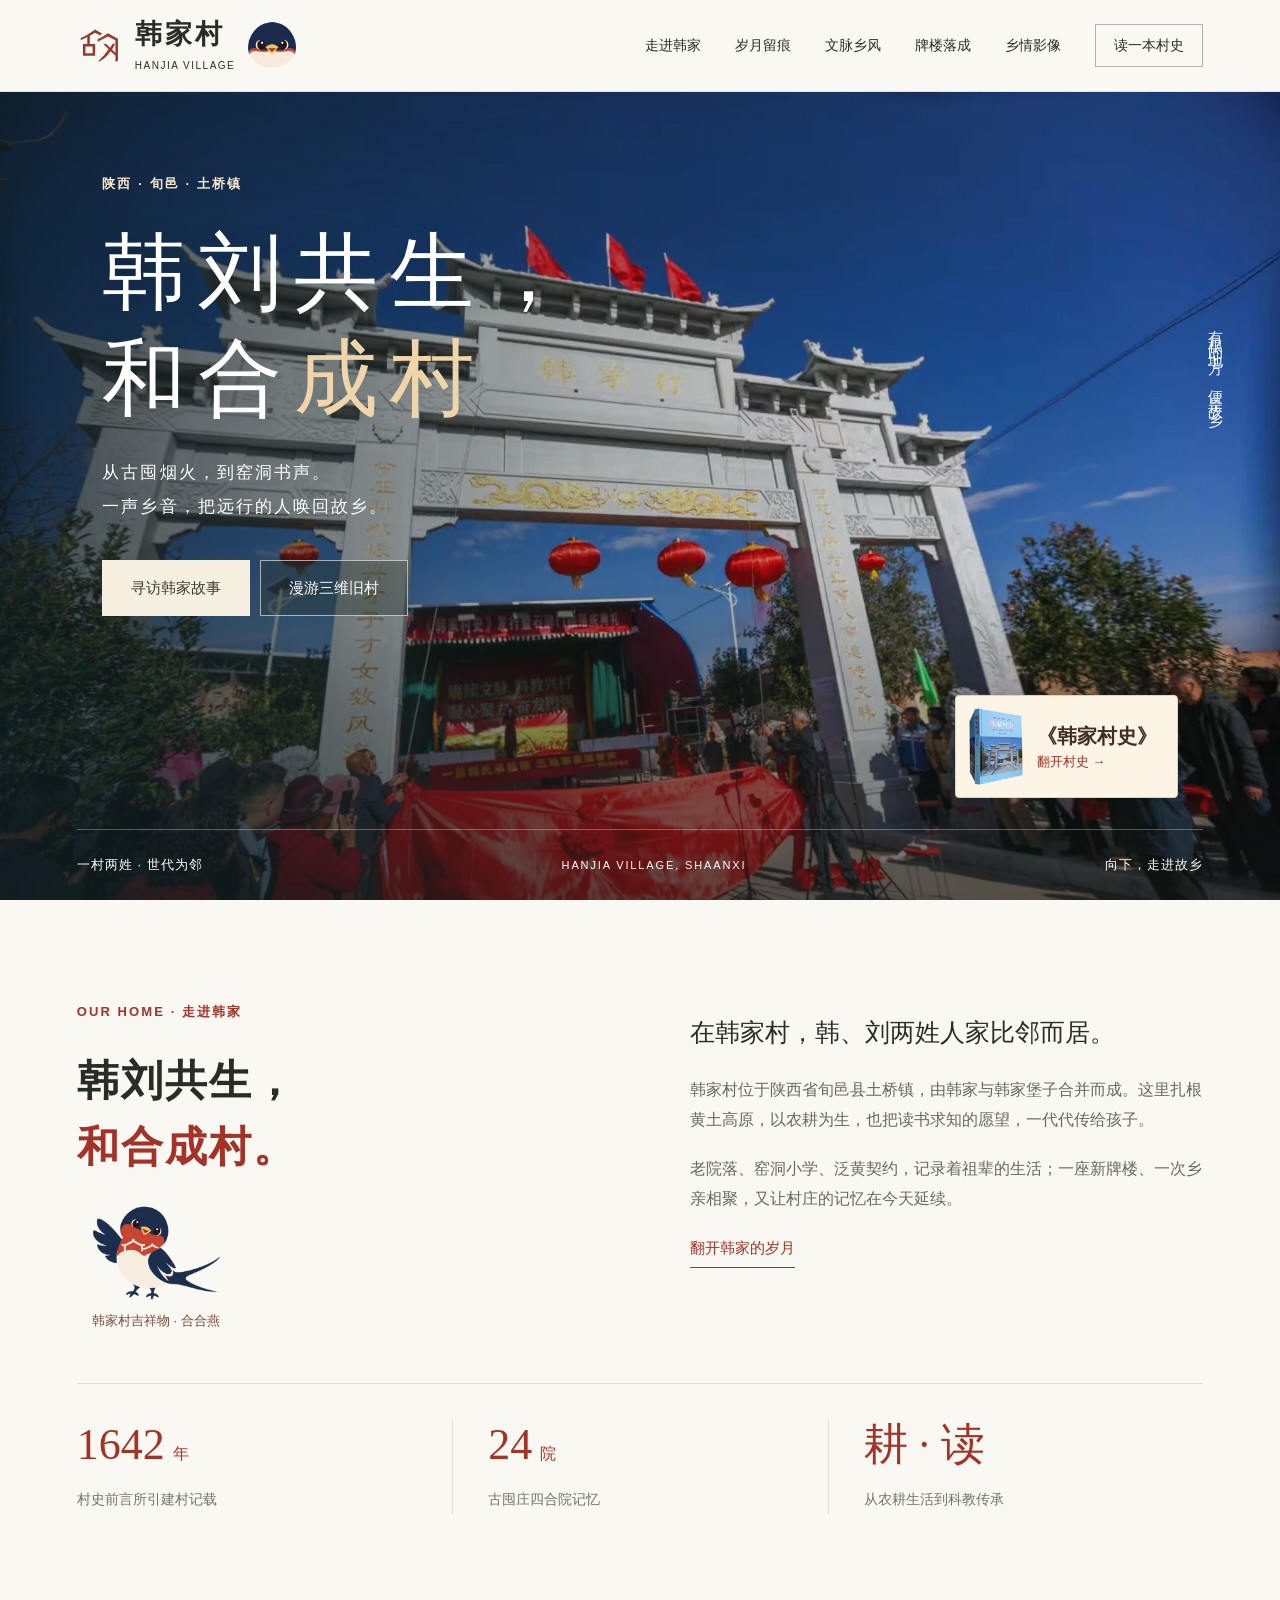
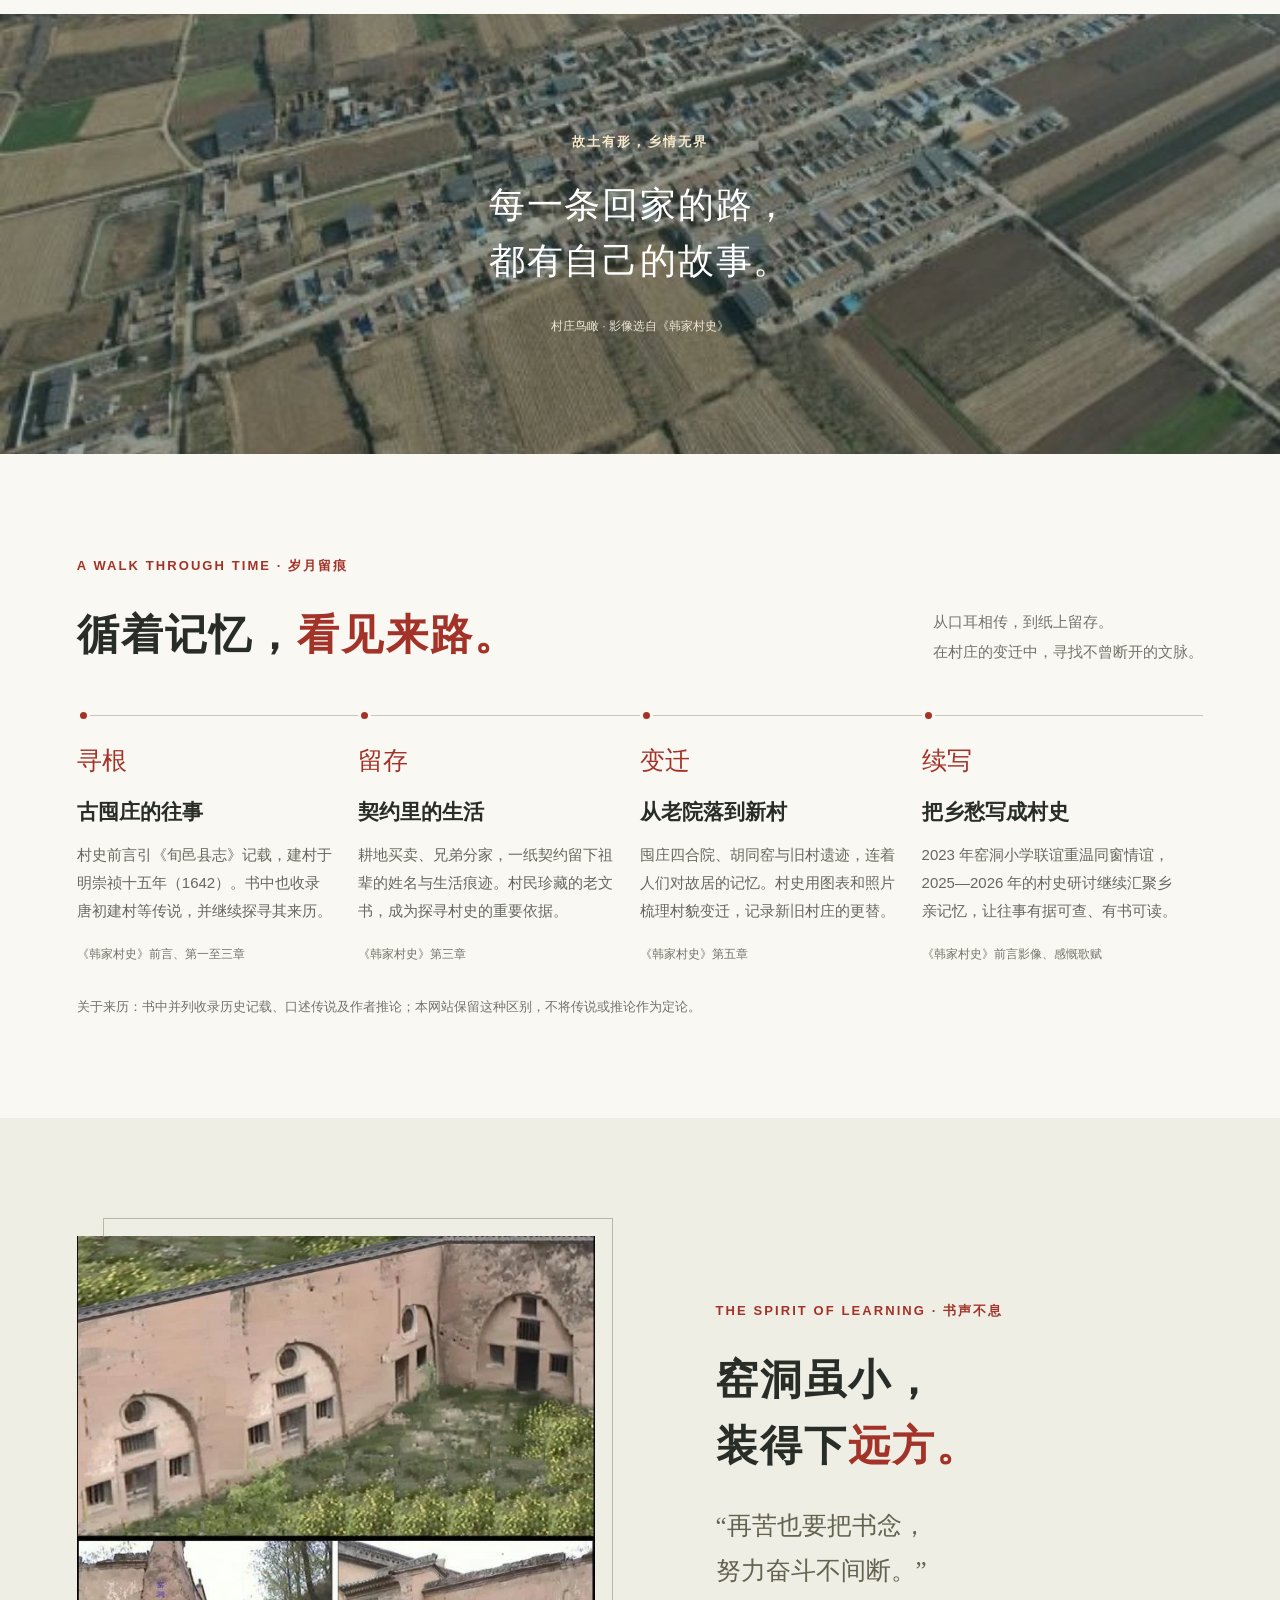
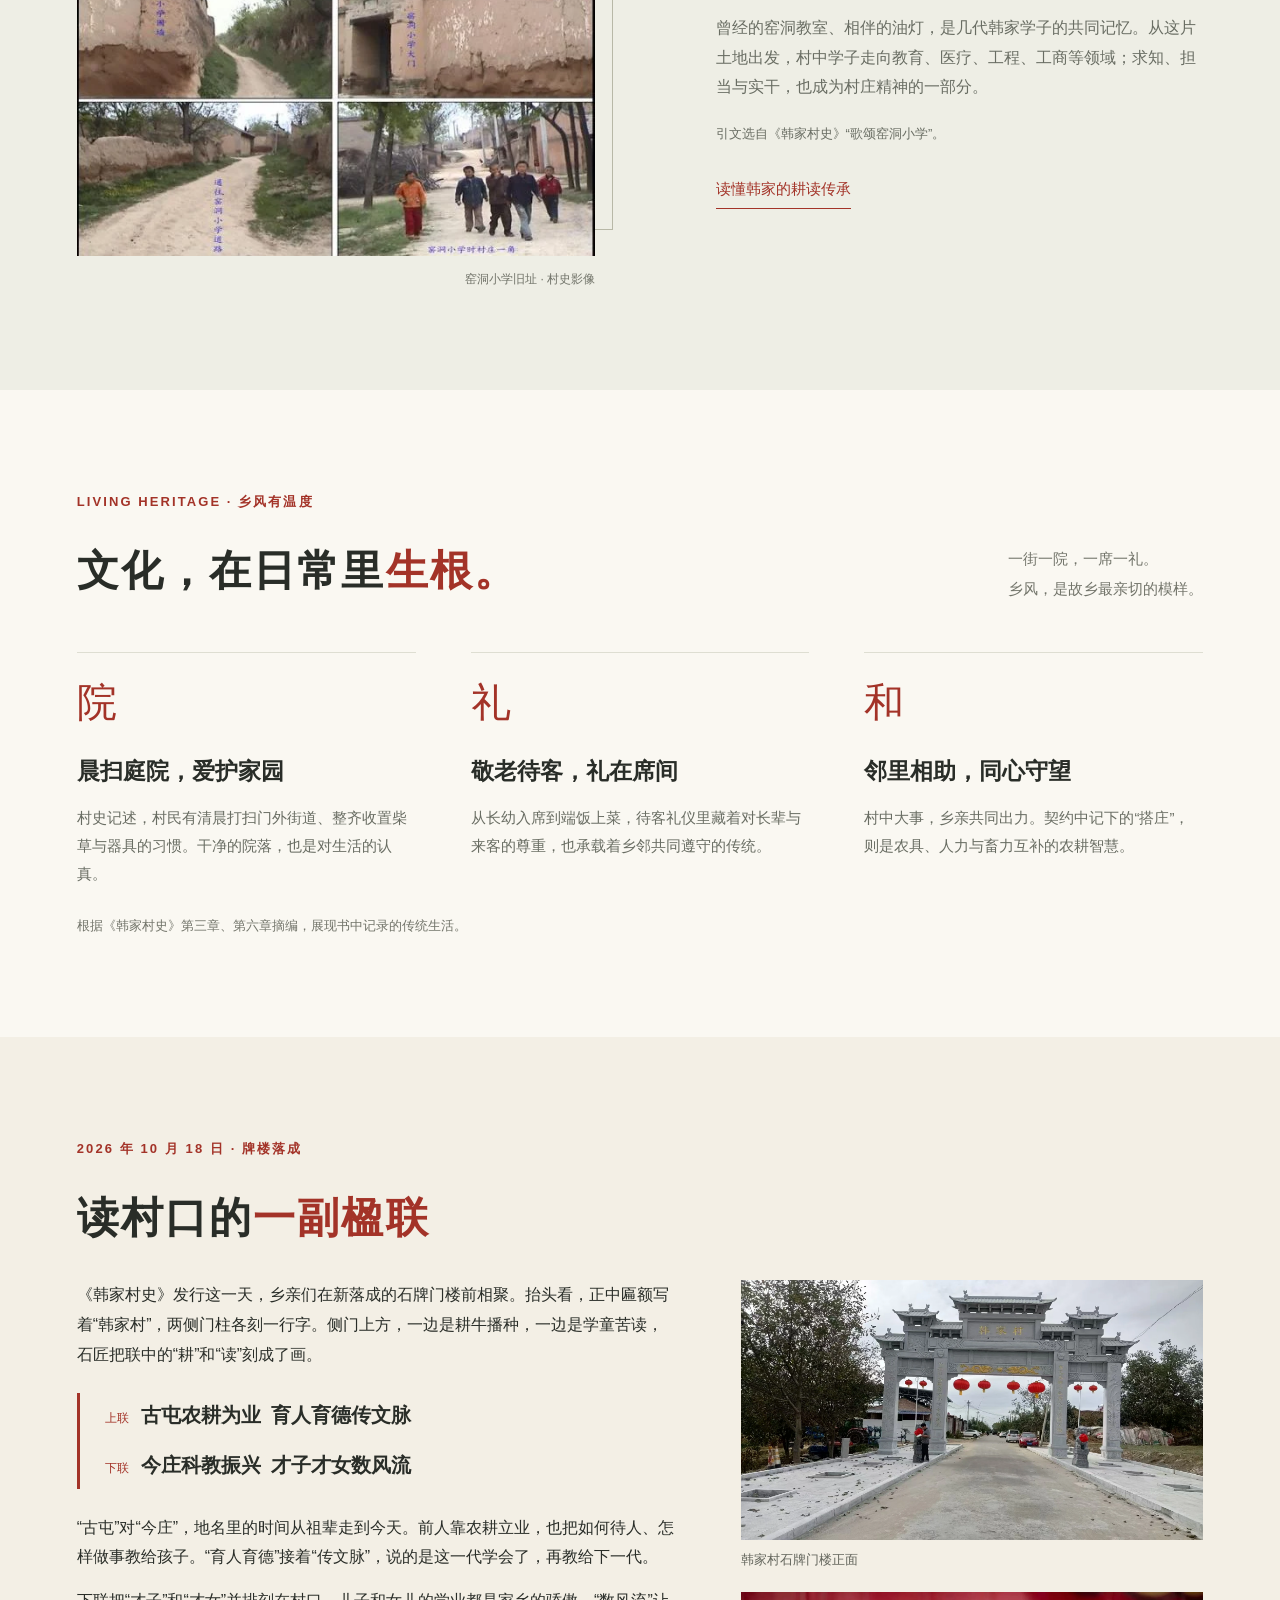
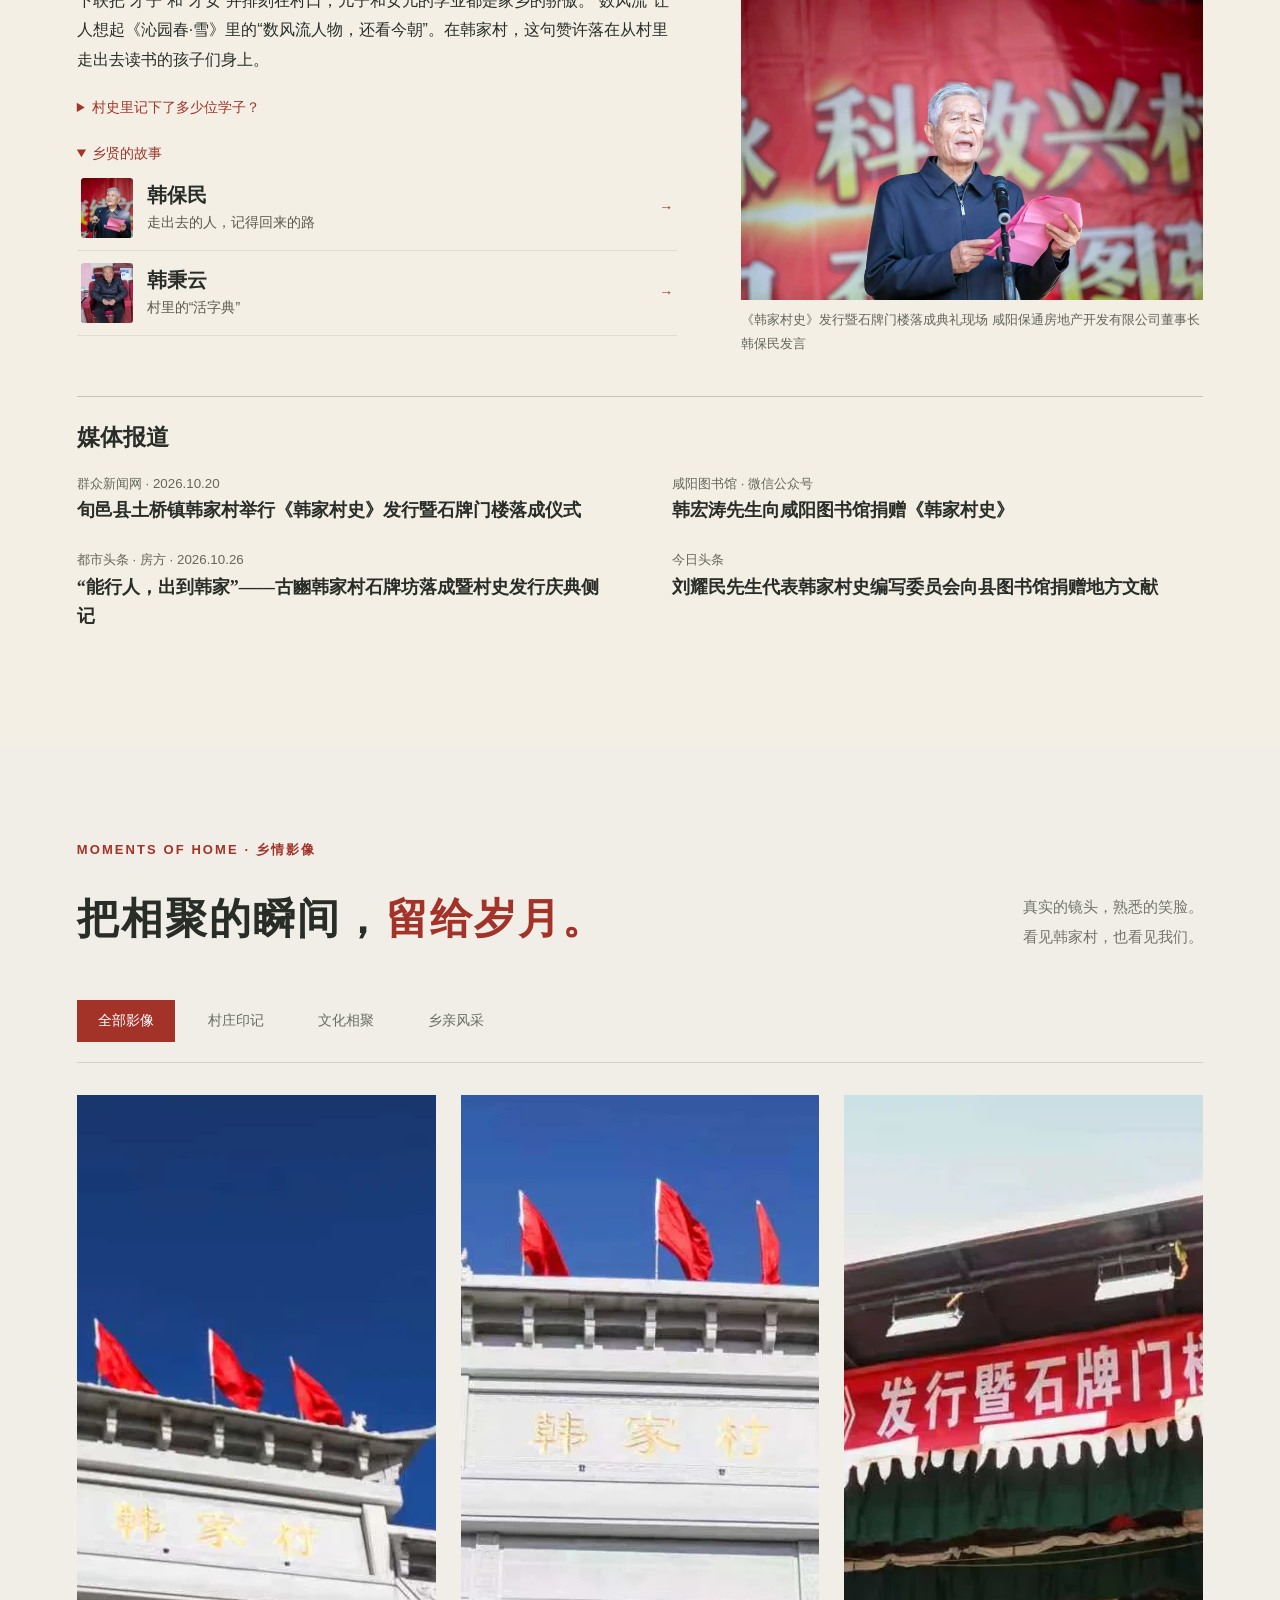
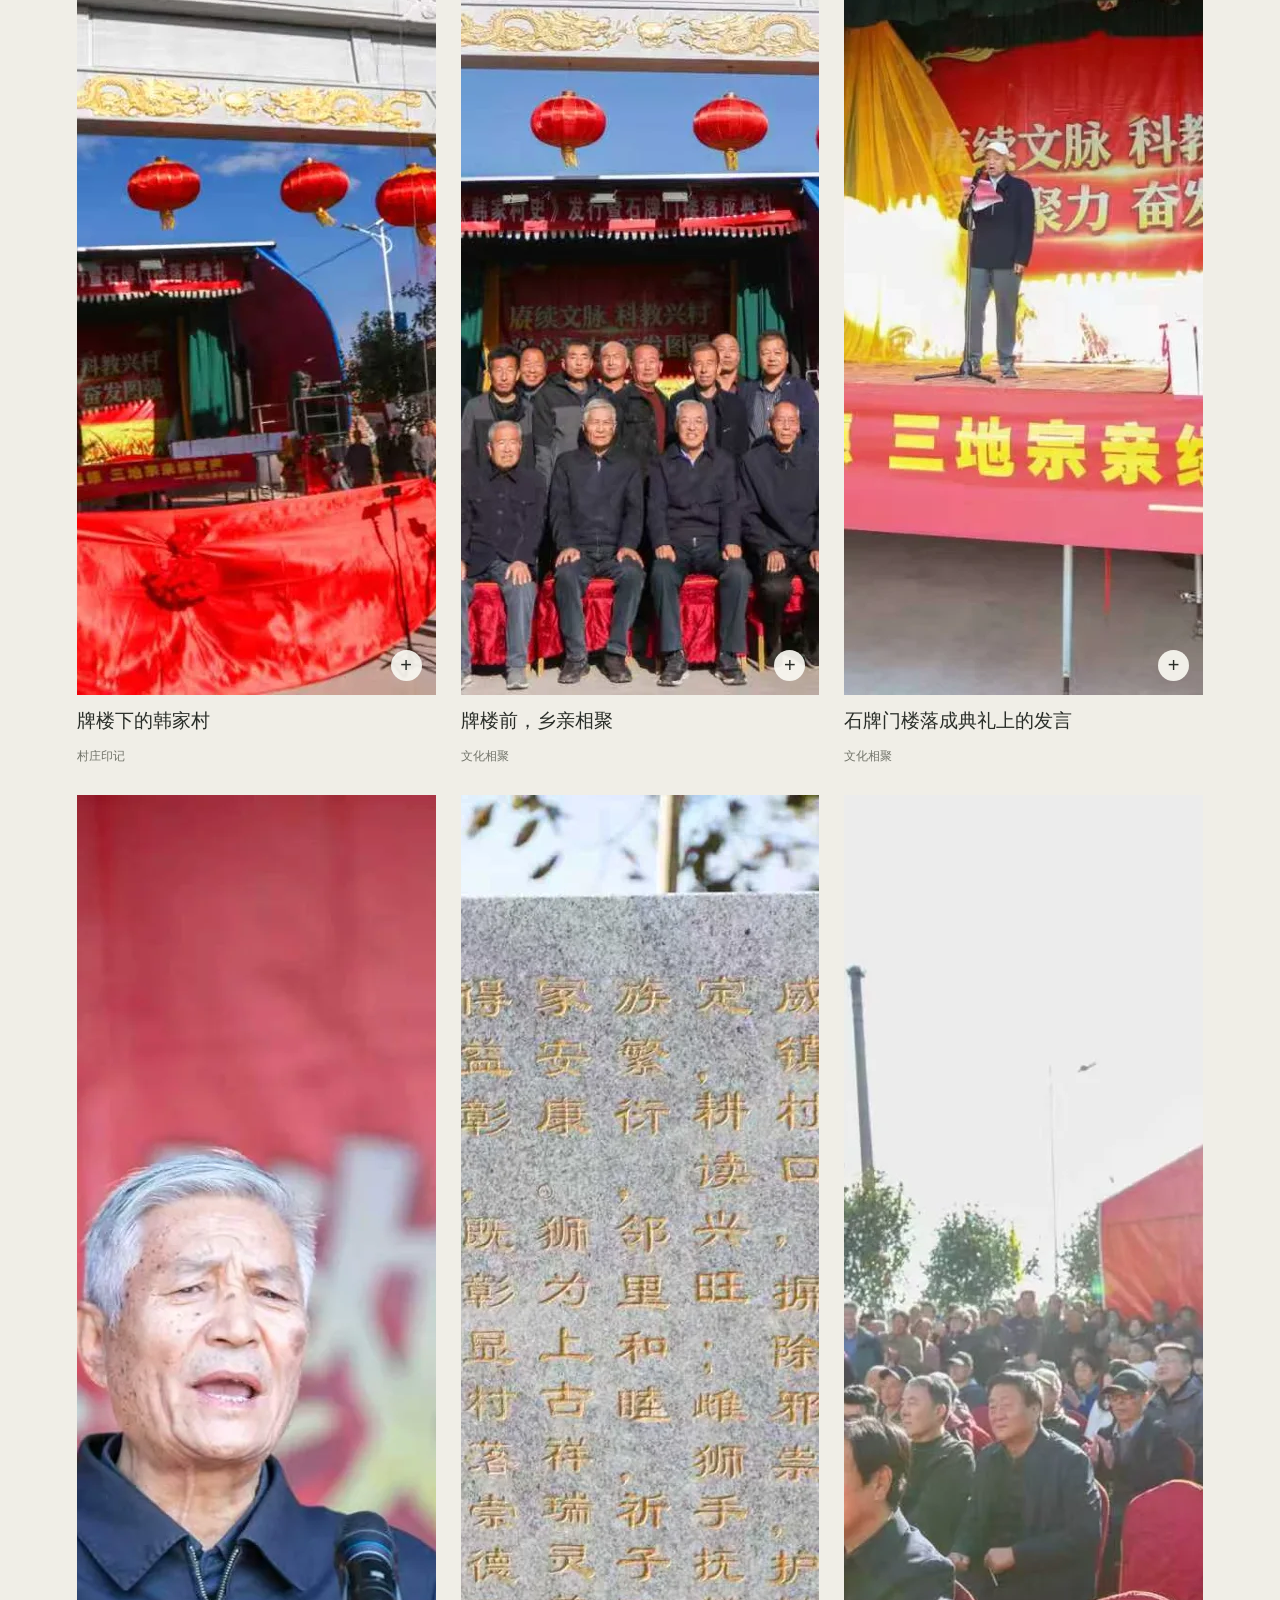
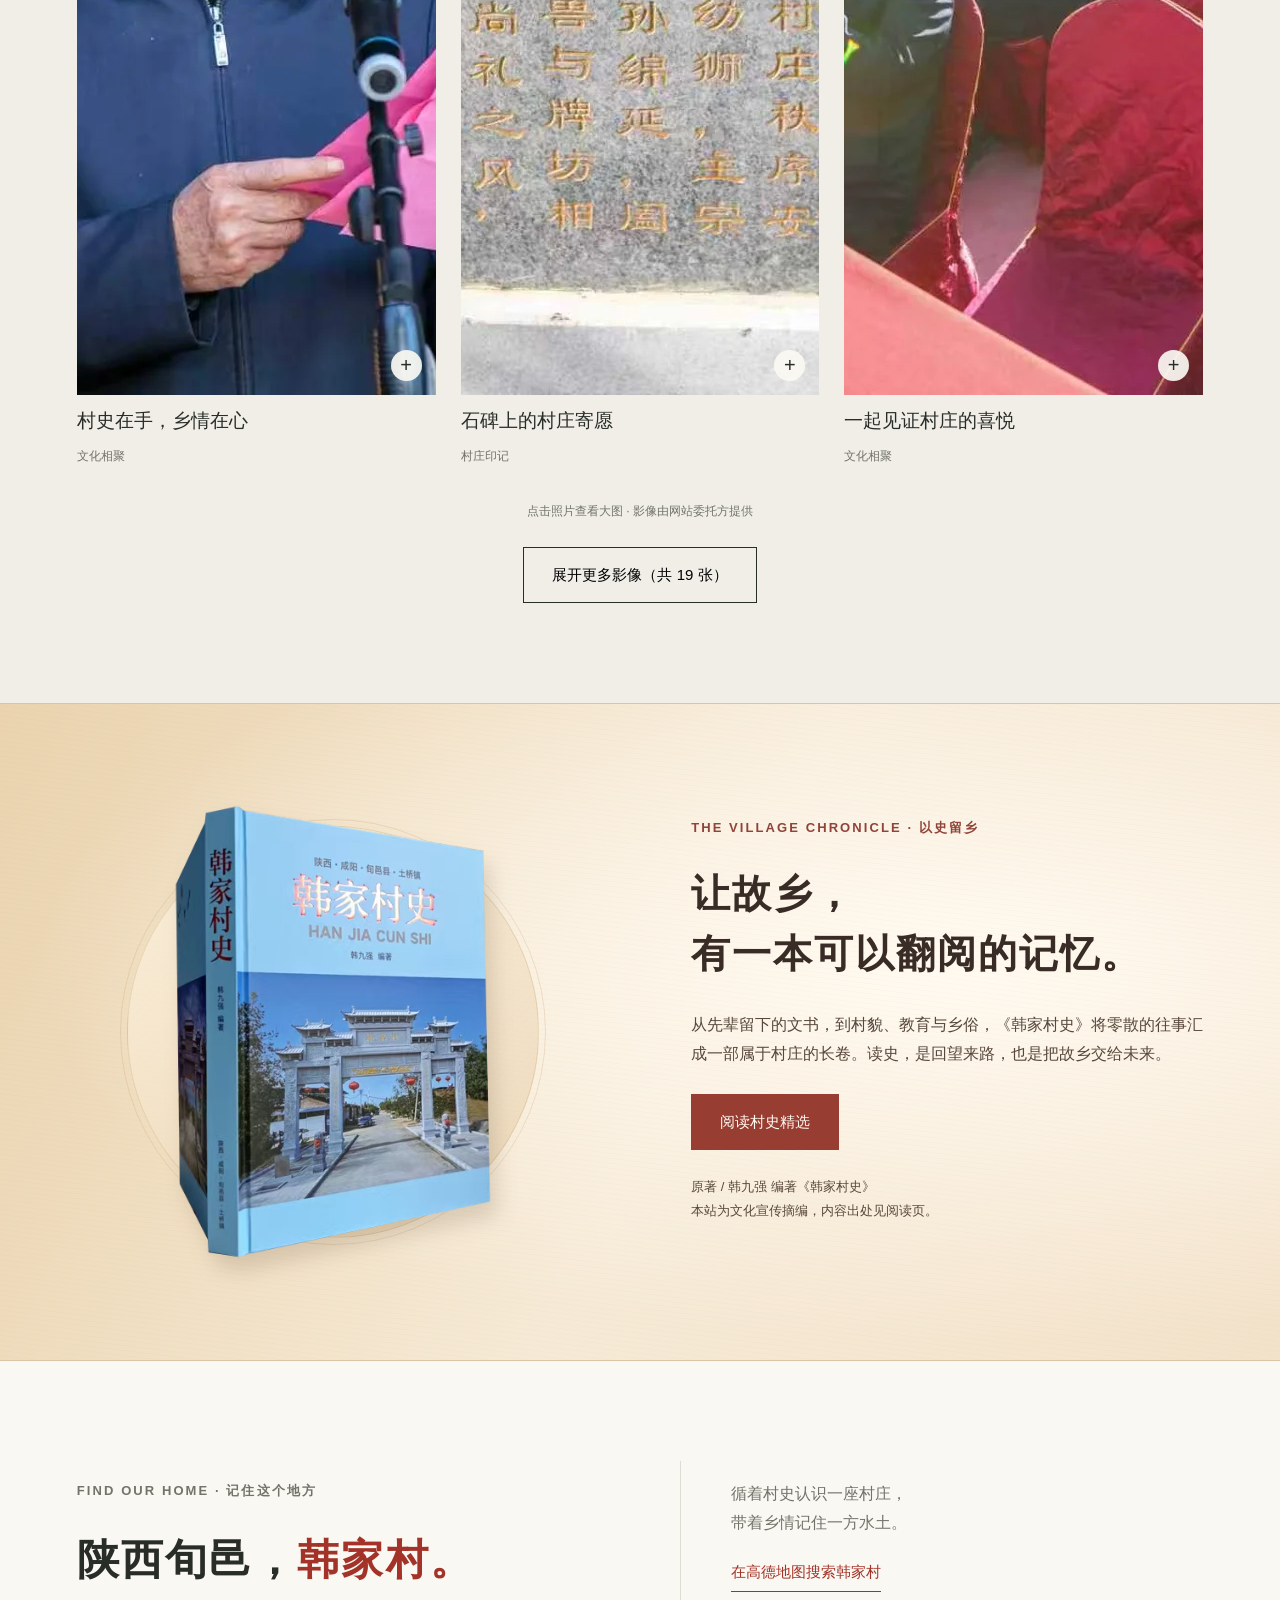
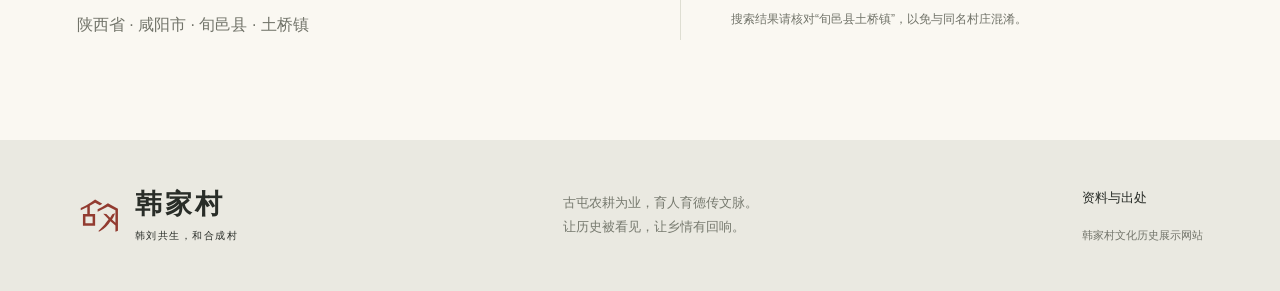
<file: index.html>
<!doctype html>
<html lang="zh-CN">
<head>
  <meta charset="UTF-8"><meta name="viewport" content="width=device-width,initial-scale=1">
  <title>韩家村 · 韩刘共生，和合成村</title>
  <meta name="description" content="走进陕西省旬邑县土桥镇韩家村。从古囤农耕到窑洞书声，在村史、乡风和真实影像中，读懂一方故土的文化传承。">
  <meta name="theme-color" content="#a33328"><link rel="icon" type="image/svg+xml" href="assets/logo.svg">
  <link rel="stylesheet" href="style.css?v=elder-pages"><script src="script.js?v=20261120-press" defer></script>
</head>
<body>
<a class="skip" href="#main">跳至正文</a>
<header class="header">
  <a class="brand" href="#home" aria-label="韩家村首页"><img src="assets/logo.svg" width="45" height="45" alt=""><span>韩家村<small>HANJIA VILLAGE</small></span><img class="mascot-face" src="assets/heheyan-face.webp" width="48" height="48" alt="吉祥物合合燕正脸"></a>
  <button class="menu-toggle" aria-expanded="false" aria-controls="navigation">菜单 <span>☰</span></button>
  <nav id="navigation" aria-label="主导航"><a href="#about">走进韩家</a><a href="#history">岁月留痕</a><a href="#culture">文脉乡风</a><a href="#gate">牌楼落成</a><a href="#gallery">乡情影像</a><a class="nav-book" href="#reading">读一本村史</a></nav>
</header>
<main id="main">
<section class="hero" id="home">
  <img class="hero-image" src="assets/photos/memory-06.webp" alt="蓝天下的韩家村石牌楼，门前挂着红灯笼" fetchpriority="high" width="1800" height="1200">
  <div class="hero-shade"></div>
  <div class="hero-content"><p class="eyebrow light">陕西 · 旬邑 · 土桥镇</p><h1>韩刘共生，<br>和合<span>成村</span></h1><p class="hero-description">从古囤烟火，到窑洞书声。<br>一声乡音，把远行的人唤回故乡。</p><a class="button cream" href="#about">寻访韩家故事</a> <a id="walk-entry" class="button walk-entry" href="village-walk.html">漫游三维旧村</a></div>
  <a class="hero-book" href="#reading"><img src="assets/photos/hanjia-book.png" alt="" width="377" height="537"><span>《韩家村史》<small>翻开村史 →</small></span></a>
  <div class="hero-bottom"><span>一村两姓 · 世代为邻</span><span>HANJIA VILLAGE, SHAANXI</span><a href="#about">向下，走进故乡</a></div>
  <div class="vertical-note" aria-hidden="true">有根的地方，便是故乡</div>
</section>
<section class="intro section" id="about">
  <div class="intro-heading"><p class="eyebrow">OUR HOME · 走进韩家</p><h2>韩刘共生，<br><span class="red">和合成村。</span></h2><figure class="village-mascot"><img src="assets/heheyan.webp" width="480" height="320" loading="lazy" alt="抬翅招手的家燕，朱红胸羽上绘着两座相邻的屋檐"><figcaption>韩家村吉祥物 · 合合燕</figcaption></figure></div>
  <div class="intro-copy"><p class="lead">在韩家村，韩、刘两姓人家比邻而居。</p><p>韩家村位于陕西省旬邑县土桥镇，由韩家与韩家堡子合并而成。这里扎根黄土高原，以农耕为生，也把读书求知的愿望，一代代传给孩子。</p><p>老院落、窑洞小学、泛黄契约，记录着祖辈的生活；一座新牌楼、一次乡亲相聚，又让村庄的记忆在今天延续。</p><a class="text-link" href="#history">翻开韩家的岁月</a></div>
  <div class="intro-stats"><div><strong>1642<small>年</small></strong><span>村史前言所引建村记载</span></div><div><strong>24<small>院</small></strong><span>古囤庄四合院记忆</span></div><div><strong>耕 · 读</strong><span>从农耕生活到科教传承</span></div></div>
</section>
<section class="landscape"><img src="assets/photos/village-0.webp" alt="《韩家村史》收录的村庄鸟瞰图" loading="lazy"><div><p class="eyebrow light">故土有形，乡情无界</p><h2>每一条回家的路，<br>都有自己的故事。</h2><p>村庄鸟瞰 · 影像选自《韩家村史》</p></div></section>
<section class="section history" id="history">
  <div class="section-heading"><div><p class="eyebrow">A WALK THROUGH TIME · 岁月留痕</p><h2>循着记忆，<span class="red">看见来路。</span></h2></div><p>从口耳相传，到纸上留存。<br>在村庄的变迁中，寻找不曾断开的文脉。</p></div>
  <div class="timeline">
    <article><span class="time">寻根</span><h3>古囤庄的往事</h3><p>村史前言引《旬邑县志》记载，建村于明崇祯十五年（1642）。书中也收录唐初建村等传说，并继续探寻其来历。</p><small>《韩家村史》前言、第一至三章</small></article>
    <article><span class="time">留存</span><h3>契约里的生活</h3><p>耕地买卖、兄弟分家，一纸契约留下祖辈的姓名与生活痕迹。村民珍藏的老文书，成为探寻村史的重要依据。</p><small>《韩家村史》第三章</small></article>
    <article><span class="time">变迁</span><h3>从老院落到新村</h3><p>囤庄四合院、胡同窑与旧村遗迹，连着人们对故居的记忆。村史用图表和照片梳理村貌变迁，记录新旧村庄的更替。</p><small>《韩家村史》第五章</small></article>
    <article><span class="time">续写</span><h3>把乡愁写成村史</h3><p>2023 年窑洞小学联谊重温同窗情谊，2025—2026 年的村史研讨继续汇聚乡亲记忆，让往事有据可查、有书可读。</p><small>《韩家村史》前言影像、感慨歌赋</small></article>
  </div>
  <p class="source-note">关于来历：书中并列收录历史记载、口述传说及作者推论；本网站保留这种区别，不将传说或推论作为定论。</p>
</section>
<section class="culture section" id="culture">
  <div class="school-image"><img src="assets/photos/cave-school.webp" alt="村史中的窑洞小学旧址影像，留存窑洞教室与旧时道路" loading="lazy"><span>窑洞小学旧址 · 村史影像</span></div>
  <div class="school-copy"><p class="eyebrow">THE SPIRIT OF LEARNING · 书声不息</p><h2>窑洞虽小，<br>装得下<span class="red">远方。</span></h2><p class="lead">“再苦也要把书念，<br>努力奋斗不间断。”</p><p>曾经的窑洞教室、相伴的油灯，是几代韩家学子的共同记忆。从这片土地出发，村中学子走向教育、医疗、工程、工商等领域；求知、担当与实干，也成为村庄精神的一部分。</p><p class="source-note">引文选自《韩家村史》“歌颂窑洞小学”。</p><a class="text-link" href="#reading">读懂韩家的耕读传承</a></div>
</section>
<section class="customs section">
  <div class="section-heading"><div><p class="eyebrow">LIVING HERITAGE · 乡风有温度</p><h2>文化，在日常里<span class="red">生根。</span></h2></div><p>一街一院，一席一礼。<br>乡风，是故乡最亲切的模样。</p></div>
  <div class="custom-grid"><article><span class="custom-symbol" aria-hidden="true">院</span><h3>晨扫庭院，爱护家园</h3><p>村史记述，村民有清晨打扫门外街道、整齐收置柴草与器具的习惯。干净的院落，也是对生活的认真。</p></article><article><span class="custom-symbol" aria-hidden="true">礼</span><h3>敬老待客，礼在席间</h3><p>从长幼入席到端饭上菜，待客礼仪里藏着对长辈与来客的尊重，也承载着乡邻共同遵守的传统。</p></article><article><span class="custom-symbol" aria-hidden="true">和</span><h3>邻里相助，同心守望</h3><p>村中大事，乡亲共同出力。契约中记下的“搭庄”，则是农具、人力与畜力互补的农耕智慧。</p></article></div>
  <p class="source-note">根据《韩家村史》第三章、第六章摘编，展现书中记录的传统生活。</p>
</section>
<section class="gate section" id="gate" aria-labelledby="gate-title">
  <p class="eyebrow">2026 年 10 月 18 日 · 牌楼落成</p>
  <h2 id="gate-title">读村口的<span class="red">一副楹联</span></h2>
  <div class="gate-story">
    <div>
      <p>《韩家村史》发行这一天，乡亲们在新落成的石牌门楼前相聚。抬头看，正中匾额写着“韩家村”，两侧门柱各刻一行字。侧门上方，一边是耕牛播种，一边是学童苦读，石匠把联中的“耕”和“读”刻成了画。</p>
      <blockquote class="gate-verse">
        <p><small>上联</small><span>古屯农耕为业</span><span>育人育德传文脉</span></p>
        <p><small>下联</small><span>今庄科教振兴</span><span>才子才女数风流</span></p>
      </blockquote>
      <p>“古屯”对“今庄”，地名里的时间从祖辈走到今天。前人靠农耕立业，也把如何待人、怎样做事教给孩子。“育人育德”接着“传文脉”，说的是这一代学会了，再教给下一代。</p>
      <p>下联把“才子”和“才女”并排刻在村口，儿子和女儿的学业都是家乡的骄傲。“数风流”让人想起《沁园春·雪》里的“数风流人物，还看今朝”。在韩家村，这句赞许落在从村里走出去读书的孩子们身上。</p>
      <details class="gate-note"><summary>村史里记下了多少位学子？</summary><p>据《韩家村史》第七章，从 2003 年至该书编写时，村中走出了 6 名博士研究生、25 名硕士研究生，其中女生 16 名。本次提供的楹联释文记为 6 位博士、24 位硕士，两份材料的硕士人数相差一位。</p></details>
      <details class="gate-note" id="village-elders" open>
        <summary id="elders-title">乡贤的故事</summary>
        <a class="elder-link" href="han-baomin.html"><img src="assets/photos/han-baomin.webp" width="1080" height="720" alt="" loading="lazy"><span><strong>韩保民</strong><small>走出去的人，记得回来的路</small></span></a>
        <a class="elder-link" href="han-bingyun.html"><img src="assets/photos/han-bingyun.webp" width="611" height="1104" alt="" loading="lazy"><span><strong>韩秉云</strong><small>村里的“活字典”</small></span></a>
      </details>
    </div>
    <div class="gate-photos" id="gate-photos">
      <figure><img src="assets/photos/gate-front.webp" width="1800" height="1012" alt="韩家村石牌门楼正面，中央匾额下悬挂红灯笼，两侧门柱刻有楹联" loading="lazy"><figcaption>韩家村石牌门楼正面</figcaption></figure>
      <figure><img src="assets/photos/gate-ceremony-speech.webp" width="1800" height="1200" alt="典礼上，一位银发发言者手持粉色讲稿，在麦克风前讲话" loading="lazy"><figcaption>《韩家村史》发行暨石牌门楼落成典礼现场 咸阳保通房地产开发有限公司董事长韩保民发言</figcaption></figure>
    </div>
  </div>
  <div class="gate-press" id="press">
    <h3>媒体报道</h3>
    <ul>
      <li><small>群众新闻网 · 2026.10.20</small><a href="https://www.sxdaily.com.cn/2026-10/20/content_20160743.html">旬邑县土桥镇韩家村举行《韩家村史》发行暨石牌门楼落成仪式</a></li>
      <li><small>咸阳图书馆 · 微信公众号</small><a href="https://mp.weixin.qq.com/s/ov6FemmmARZkEicZDSE0LQ">韩宏涛先生向咸阳图书馆捐赠《韩家村史》</a></li>
      <li><small>都市头条 · 房方 · 2026.10.26</small><a href="https://dus.iks360.com/news/s_4884761.html">“能行人，出到韩家”——古豳韩家村石牌坊落成暨村史发行庆典侧记</a></li>
      <li><small>今日头条</small><a href="https://www.toutiao.com/article/7699845115107426854/">刘耀民先生代表韩家村史编写委员会向县图书馆捐赠地方文献</a></li>
    </ul>
  </div>
</section>
<section class="gallery section" id="gallery">
  <div class="section-heading"><div><p class="eyebrow">MOMENTS OF HOME · 乡情影像</p><h2>把相聚的瞬间，<span class="red">留给岁月。</span></h2></div><p>真实的镜头，熟悉的笑脸。<br>看见韩家村，也看见我们。</p></div>
  <div class="filters" role="group" aria-label="相册分类"><button class="active" data-filter="all" aria-pressed="true">全部影像</button><button data-filter="landmark" aria-pressed="false">村庄印记</button><button data-filter="event" aria-pressed="false">文化相聚</button><button data-filter="people" aria-pressed="false">乡亲风采</button></div>
  <div class="photo-grid" id="photo-grid"></div><p class="gallery-note">点击照片查看大图 · 影像由网站委托方提供</p>
  <button class="button outline more-photos" id="more-photos">展开更多影像</button>
</section>
<section class="reading section" id="reading"><a class="book-art" href="village-history.html" aria-label="翻开《韩家村史》精选"><img class="book-photo" src="assets/photos/hanjia-book.png" width="377" height="537" loading="lazy" alt="韩九强编著《韩家村史》实物，蓝色书封上印有韩家村牌楼"></a><div><p class="eyebrow">THE VILLAGE CHRONICLE · 以史留乡</p><h2>让故乡，<br>有一本可以翻阅的记忆。</h2><p>从先辈留下的文书，到村貌、教育与乡俗，《韩家村史》将零散的往事汇成一部属于村庄的长卷。读史，是回望来路，也是把故乡交给未来。</p><a class="button red-button" href="village-history.html">阅读村史精选</a><p class="reading-credit">原著 / 韩九强 编著《韩家村史》<br>本站为文化宣传摘编，内容出处见阅读页。</p></div></section>
<section class="visit section" id="visit"><div><p class="eyebrow">FIND OUR HOME · 记住这个地方</p><h2>陕西旬邑，<span class="red">韩家村。</span></h2><p>陕西省 · 咸阳市 · 旬邑县 · 土桥镇</p></div><div><p>循着村史认识一座村庄，<br>带着乡情记住一方水土。</p><a class="text-link" href="https://www.amap.com/search?query=陕西省旬邑县土桥镇韩家村" target="_blank" rel="noopener noreferrer">在高德地图搜索韩家村</a><small>搜索结果请核对“旬邑县土桥镇”，以免与同名村庄混淆。</small></div></section>
</main>
<footer><a class="brand" href="#home"><img src="assets/logo.svg" width="45" height="45" alt=""><span>韩家村<small>韩刘共生，和合成村</small></span></a><p>古屯农耕为业，育人育德传文脉。<br>让历史被看见，让乡情有回响。</p><div><a href="village-history.html#sources">资料与出处</a><small>韩家村文化历史展示网站</small></div></footer>
<dialog id="lightbox" aria-label="照片大图"><button class="close-dialog" aria-label="关闭大图">×</button><img id="lightbox-image" alt=""><p id="lightbox-caption"></p><div class="lightbox-controls"><button id="previous-photo" aria-label="上一张照片">上一张</button><span id="photo-count"></span><button id="next-photo" aria-label="下一张照片">下一张</button></div></dialog>
</body></html>
</file>
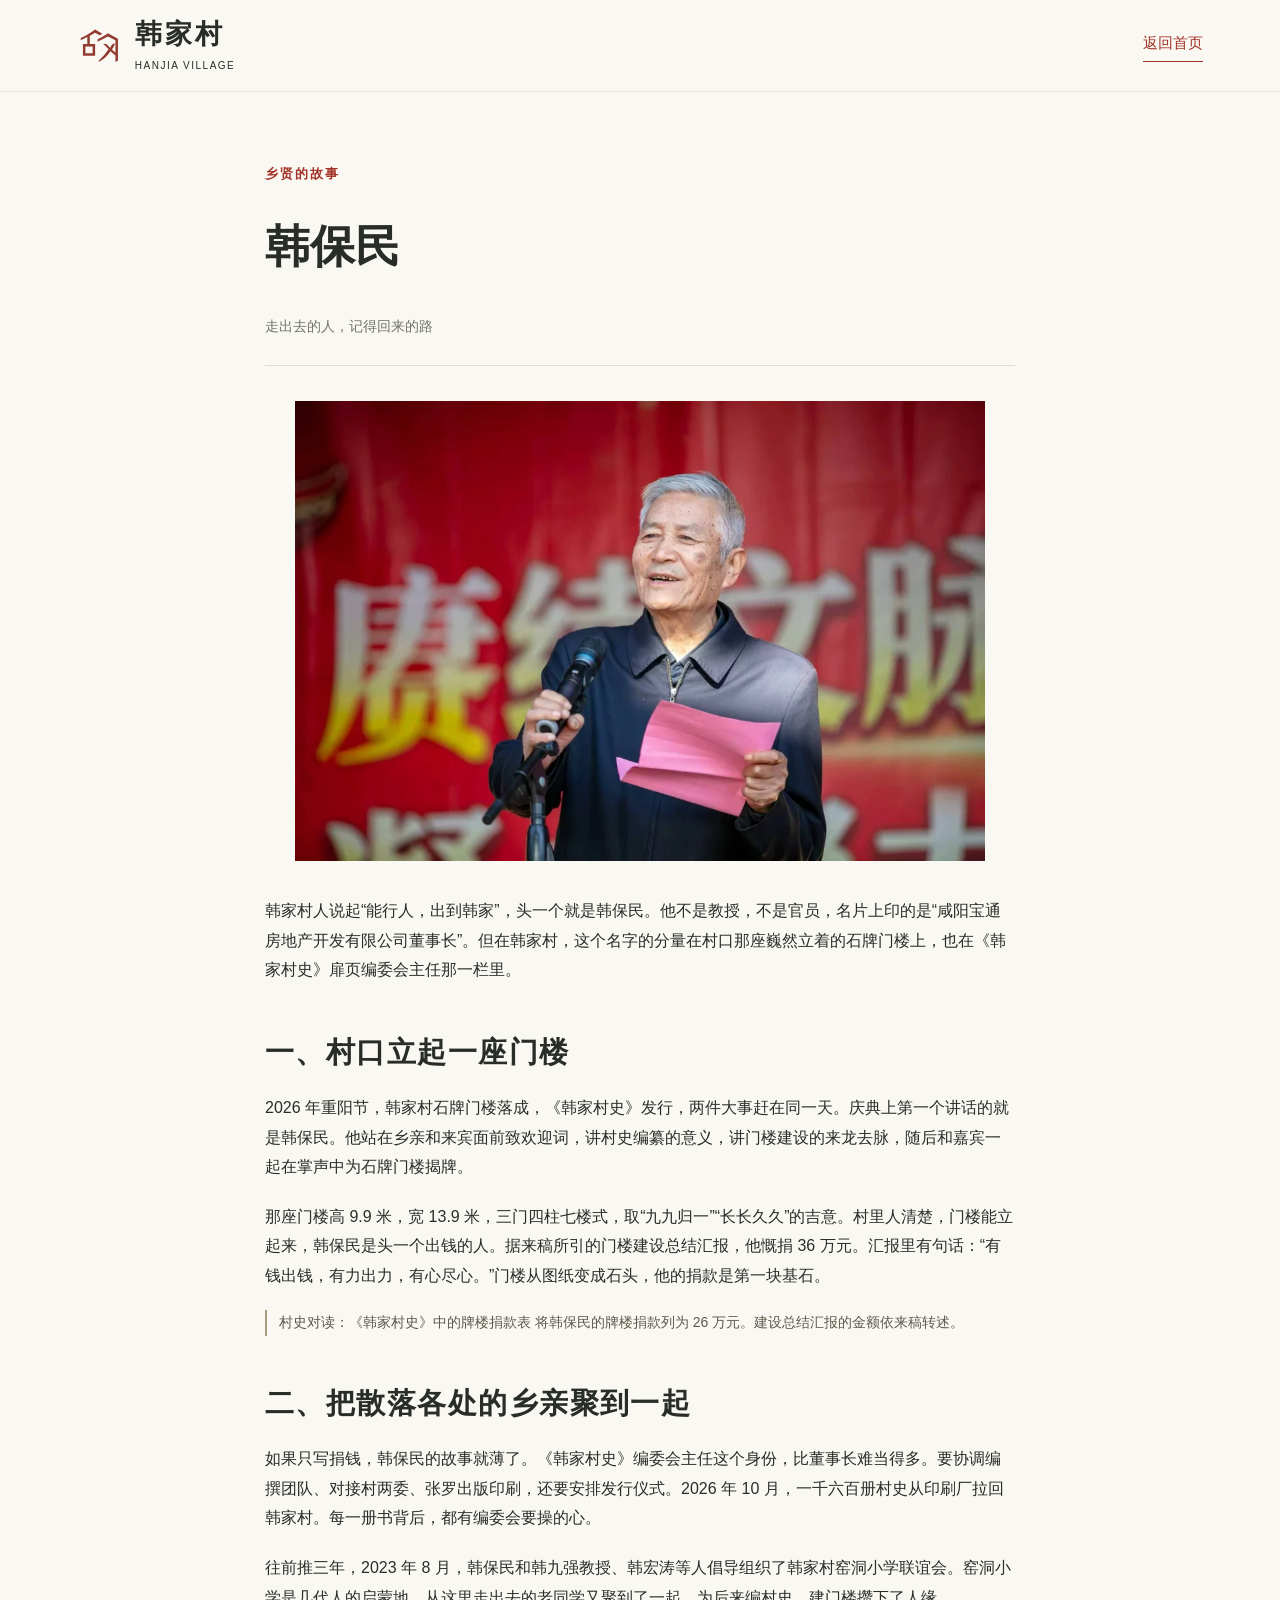
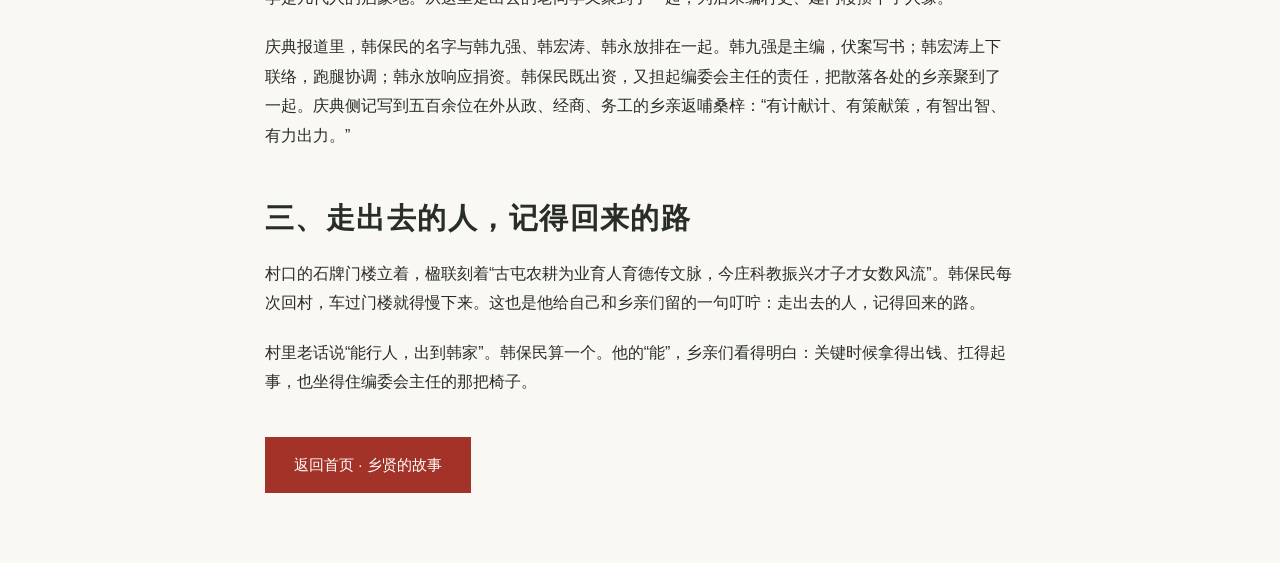
<file: han-baomin.html>
<!doctype html>
<html lang="zh-CN">
<head>
  <meta charset="utf-8">
  <meta name="viewport" content="width=device-width,initial-scale=1">
  <title>韩保民 · 走出去的人，记得回来的路 · 韩家村</title>
  <link rel="icon" type="image/svg+xml" href="assets/logo.svg">
  <link rel="stylesheet" href="style.css?v=elder-pages">
</head>
<body>
  <a class="skip" href="#main">跳至正文</a>
  <header class="header">
    <a class="brand" href="index.html"><img src="assets/logo.svg" width="45" height="45" alt=""><span>韩家村<small>HANJIA VILLAGE</small></span></a>
    <a class="text-link" href="index.html#village-elders">返回首页</a>
  </header>
  <main class="article-page elder-page" id="main">
    <article>
      <p class="eyebrow">乡贤的故事</p>
      <h1>韩保民</h1>
      <p class="article-meta">走出去的人，记得回来的路</p>
      <figure><img src="assets/photos/han-baomin.webp" width="1080" height="720" alt="韩保民手持粉色讲稿，在石牌门楼落成典礼上致辞"></figure>
      <p>韩家村人说起“能行人，出到韩家”，头一个就是韩保民。他不是教授，不是官员，名片上印的是“咸阳宝通房地产开发有限公司董事长”。但在韩家村，这个名字的分量在村口那座巍然立着的石牌门楼上，也在《韩家村史》扉页编委会主任那一栏里。</p>
      <h2>一、村口立起一座门楼</h2>
      <p>2026 年重阳节，韩家村石牌门楼落成，《韩家村史》发行，两件大事赶在同一天。庆典上第一个讲话的就是韩保民。他站在乡亲和来宾面前致欢迎词，讲村史编纂的意义，讲门楼建设的来龙去脉，随后和嘉宾一起在掌声中为石牌门楼揭牌。</p>
      <p>那座门楼高 9.9 米，宽 13.9 米，三门四柱七楼式，取“九九归一”“长长久久”的吉意。村里人清楚，门楼能立起来，韩保民是头一个出钱的人。据来稿所引的门楼建设总结汇报，他慨捐 36 万元。汇报里有句话：“有钱出钱，有力出力，有心尽心。”门楼从图纸变成石头，他的捐款是第一块基石。</p>
      <p class="elder-note">村史对读：《韩家村史》中的牌楼捐款表 将韩保民的牌楼捐款列为 26 万元。建设总结汇报的金额依来稿转述。</p>
      <h2>二、把散落各处的乡亲聚到一起</h2>
      <p>如果只写捐钱，韩保民的故事就薄了。《韩家村史》编委会主任这个身份，比董事长难当得多。要协调编撰团队、对接村两委、张罗出版印刷，还要安排发行仪式。2026 年 10 月，一千六百册村史从印刷厂拉回韩家村。每一册书背后，都有编委会要操的心。</p>
      <p>往前推三年，2023 年 8 月，韩保民和韩九强教授、韩宏涛等人倡导组织了韩家村窑洞小学联谊会。窑洞小学是几代人的启蒙地。从这里走出去的老同学又聚到了一起，为后来编村史、建门楼攒下了人缘。</p>
      <p>庆典报道里，韩保民的名字与韩九强、韩宏涛、韩永放排在一起。韩九强是主编，伏案写书；韩宏涛上下联络，跑腿协调；韩永放响应捐资。韩保民既出资，又担起编委会主任的责任，把散落各处的乡亲聚到了一起。庆典侧记写到五百余位在外从政、经商、务工的乡亲返哺桑梓：“有计献计、有策献策，有智出智、有力出力。”</p>
      <h2>三、走出去的人，记得回来的路</h2>
      <p>村口的石牌门楼立着，楹联刻着“古屯农耕为业育人育德传文脉，今庄科教振兴才子才女数风流”。韩保民每次回村，车过门楼就得慢下来。这也是他给自己和乡亲们留的一句叮咛：走出去的人，记得回来的路。</p>
      <p>村里老话说“能行人，出到韩家”。韩保民算一个。他的“能”，乡亲们看得明白：关键时候拿得出钱、扛得起事，也坐得住编委会主任的那把椅子。</p>
    </article>
    <a class="button red-button" href="index.html#village-elders">返回首页 · 乡贤的故事</a>
  </main>
</body>
</html>
</file>
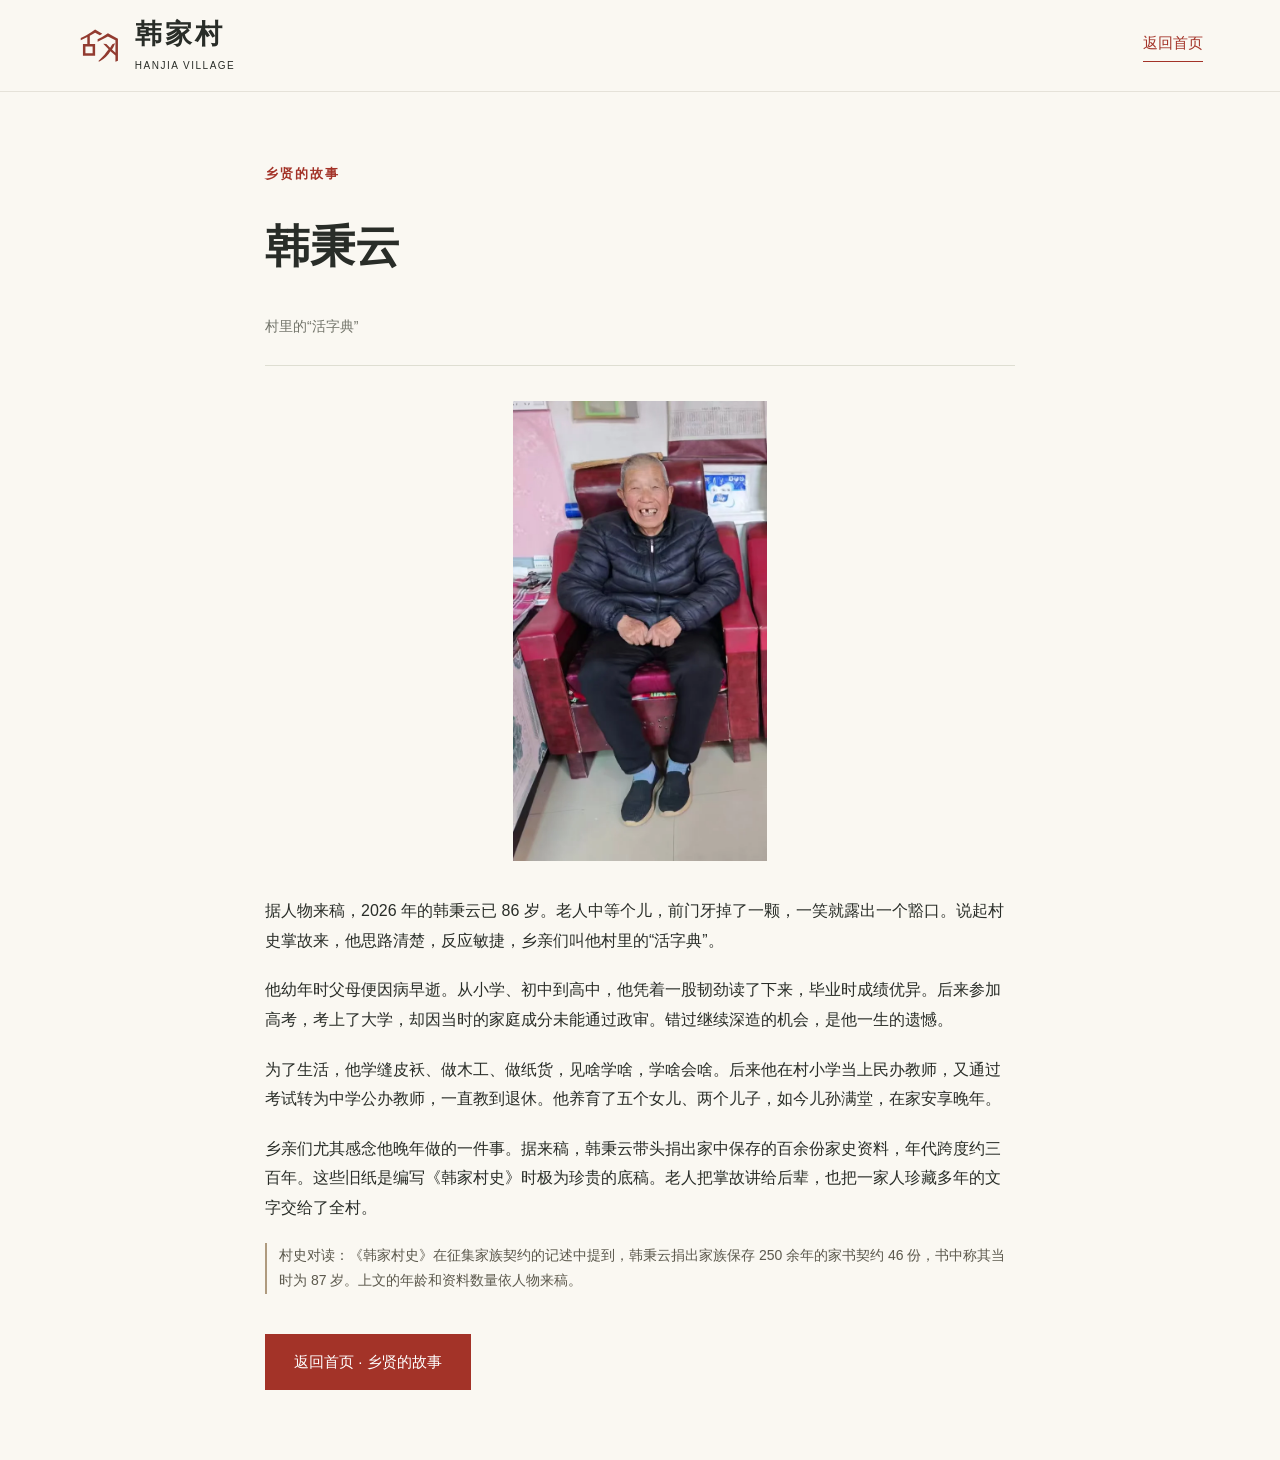
<file: han-bingyun.html>
<!doctype html>
<html lang="zh-CN">
<head>
  <meta charset="utf-8">
  <meta name="viewport" content="width=device-width,initial-scale=1">
  <title>韩秉云 · 村里的“活字典” · 韩家村</title>
  <link rel="icon" type="image/svg+xml" href="assets/logo.svg">
  <link rel="stylesheet" href="style.css?v=elder-pages">
</head>
<body>
  <a class="skip" href="#main">跳至正文</a>
  <header class="header">
    <a class="brand" href="index.html"><img src="assets/logo.svg" width="45" height="45" alt=""><span>韩家村<small>HANJIA VILLAGE</small></span></a>
    <a class="text-link" href="index.html#village-elders">返回首页</a>
  </header>
  <main class="article-page elder-page" id="main">
    <article>
      <p class="eyebrow">乡贤的故事</p>
      <h1>韩秉云</h1>
      <p class="article-meta">村里的“活字典”</p>
      <figure class="seated-portrait"><img src="assets/photos/han-bingyun.webp" width="611" height="1104" alt="韩秉云坐在红色扶手椅上，双手交叠，望向镜头微笑"></figure>
      <p>据人物来稿，2026 年的韩秉云已 86 岁。老人中等个儿，前门牙掉了一颗，一笑就露出一个豁口。说起村史掌故来，他思路清楚，反应敏捷，乡亲们叫他村里的“活字典”。</p>
      <p>他幼年时父母便因病早逝。从小学、初中到高中，他凭着一股韧劲读了下来，毕业时成绩优异。后来参加高考，考上了大学，却因当时的家庭成分未能通过政审。错过继续深造的机会，是他一生的遗憾。</p>
      <p>为了生活，他学缝皮袄、做木工、做纸货，见啥学啥，学啥会啥。后来他在村小学当上民办教师，又通过考试转为中学公办教师，一直教到退休。他养育了五个女儿、两个儿子，如今儿孙满堂，在家安享晚年。</p>
      <p>乡亲们尤其感念他晚年做的一件事。据来稿，韩秉云带头捐出家中保存的百余份家史资料，年代跨度约三百年。这些旧纸是编写《韩家村史》时极为珍贵的底稿。老人把掌故讲给后辈，也把一家人珍藏多年的文字交给了全村。</p>
      <p class="elder-note">村史对读：《韩家村史》在征集家族契约的记述中提到，韩秉云捐出家族保存 250 余年的家书契约 46 份，书中称其当时为 87 岁。上文的年龄和资料数量依人物来稿。</p>
    </article>
    <a class="button red-button" href="index.html#village-elders">返回首页 · 乡贤的故事</a>
  </main>
</body>
</html>
</file>
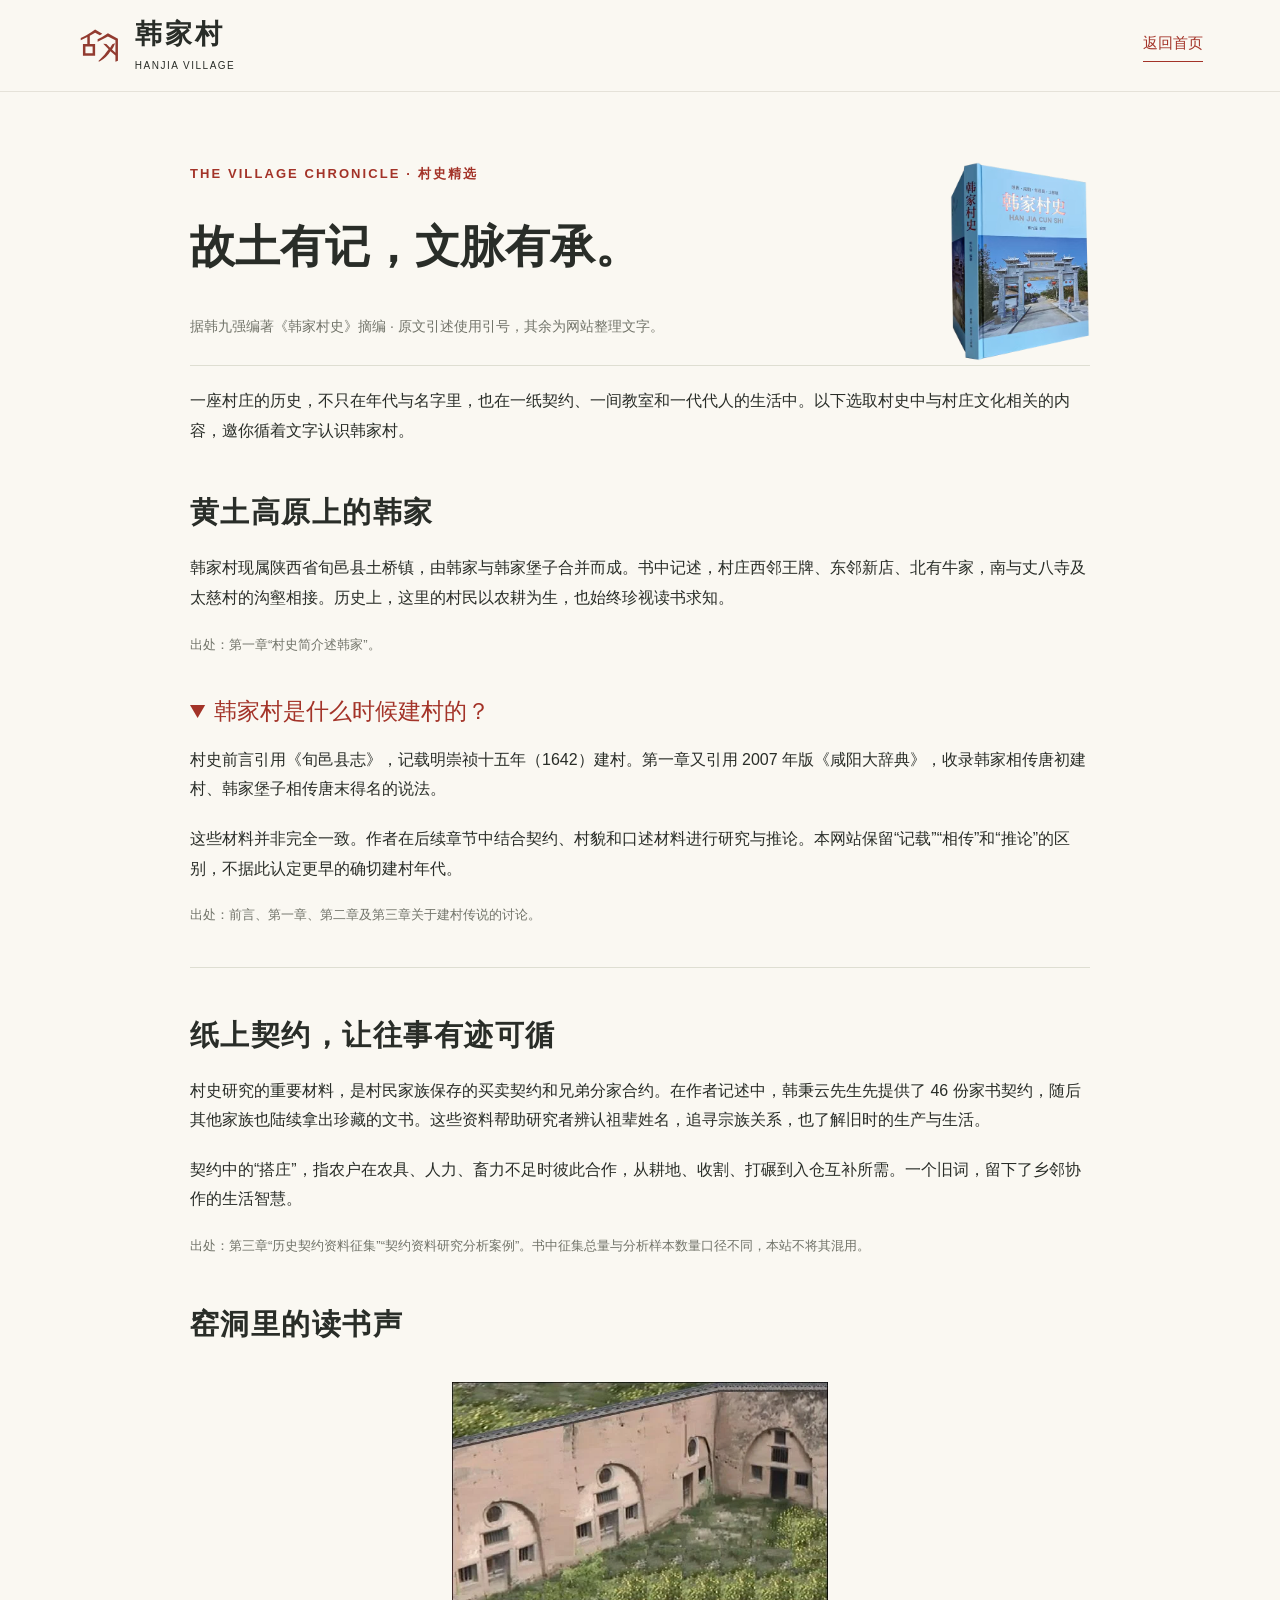
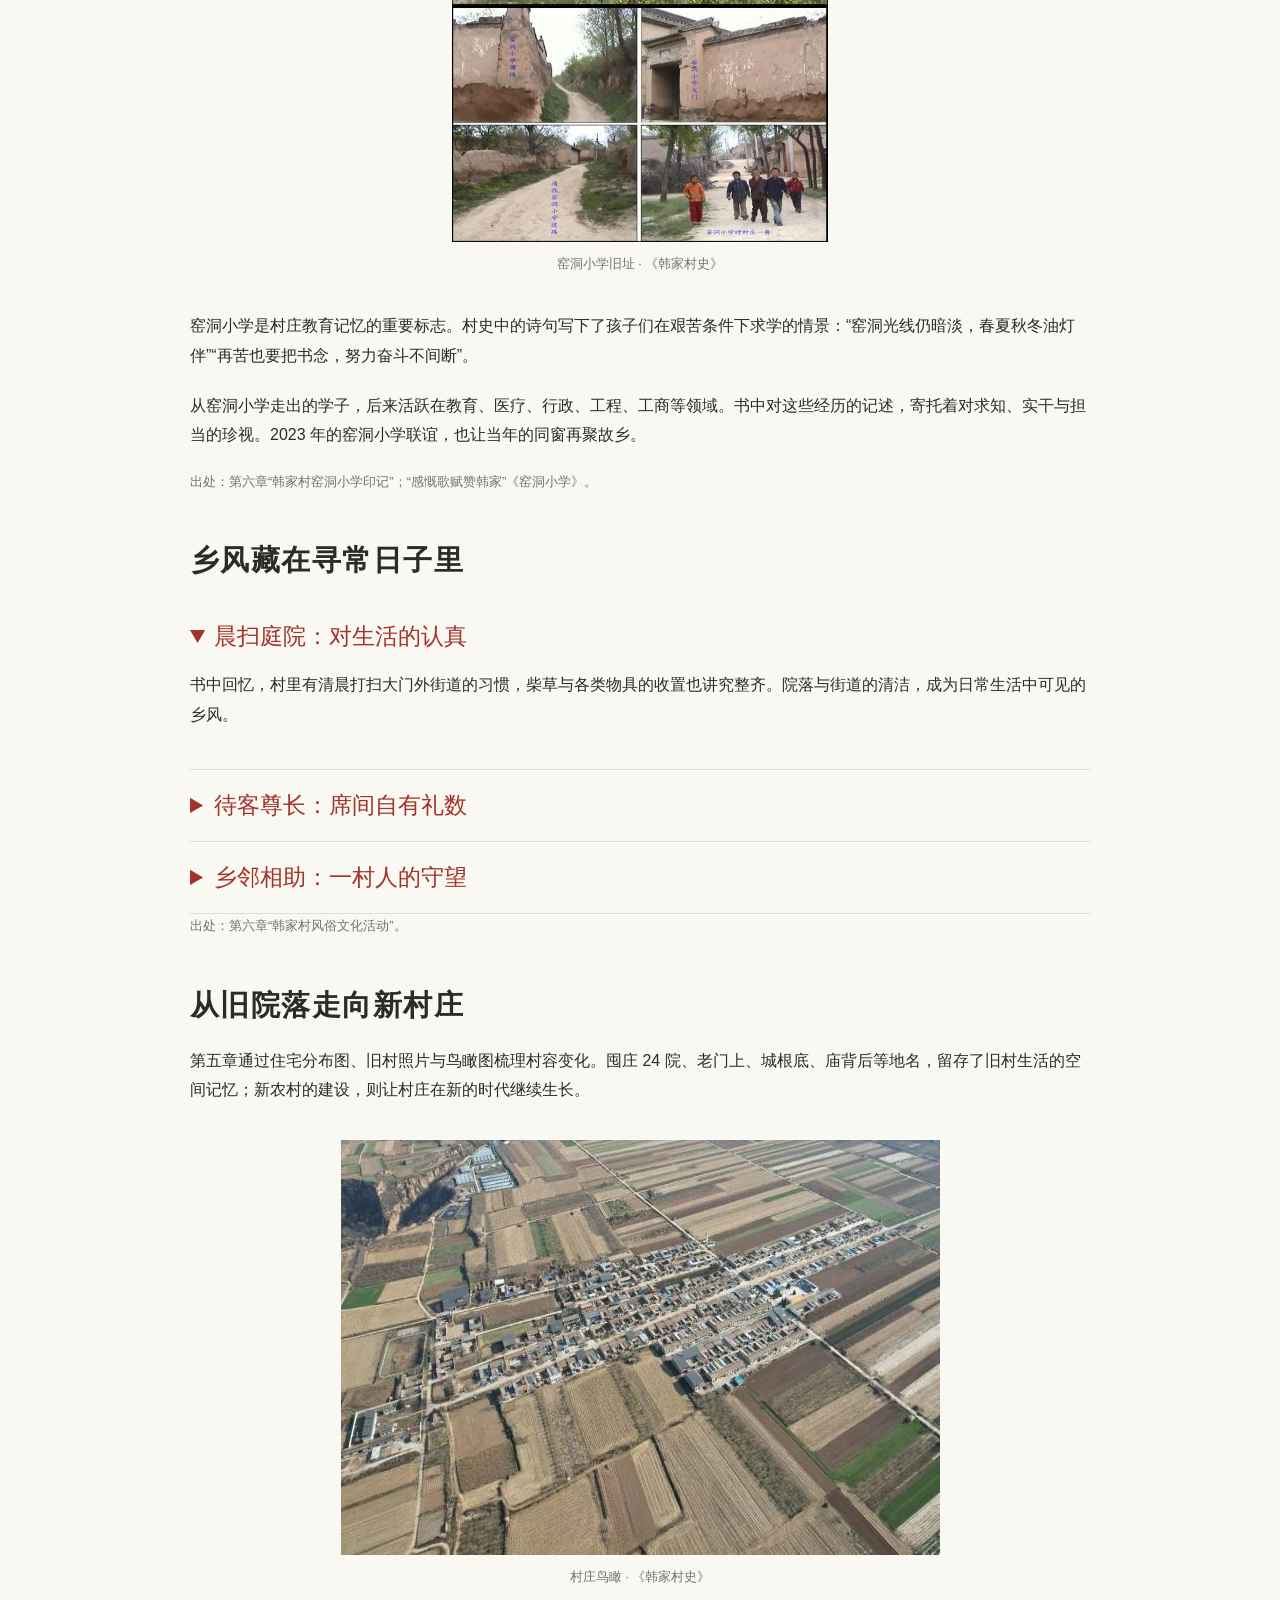
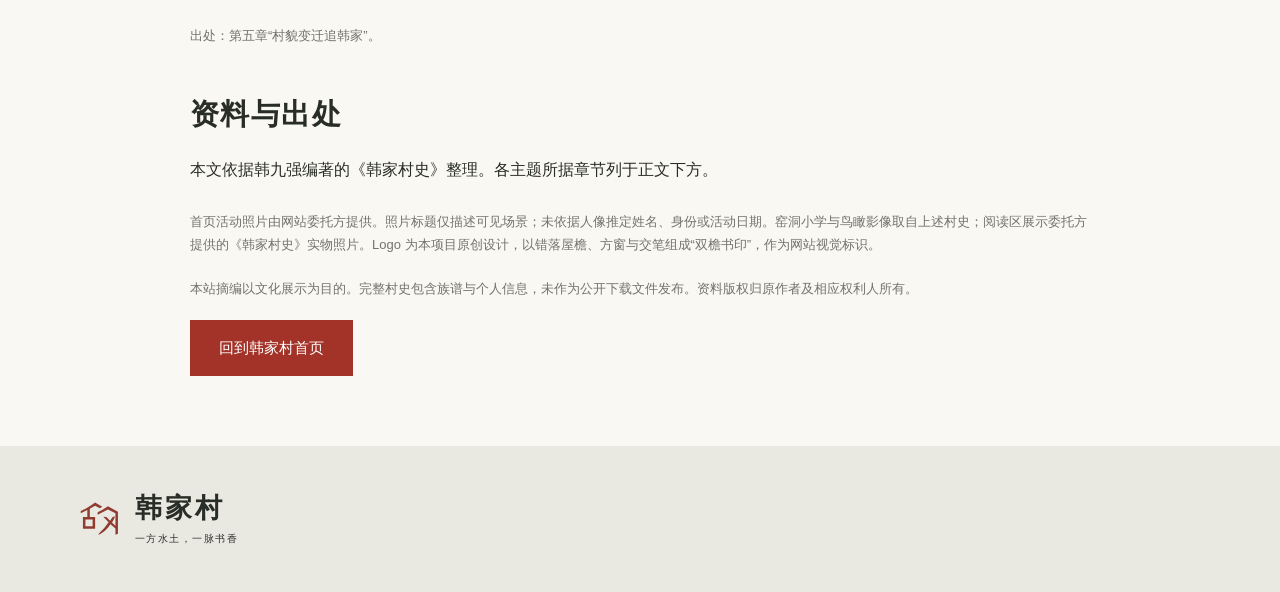
<file: village-history.html>
<!doctype html><html lang="zh-CN"><head><meta charset="utf-8"><meta name="viewport" content="width=device-width,initial-scale=1"><title>村史精选 · 韩家村</title><meta name="description" content="依据韩九强编著《韩家村史》整理的韩家村文化历史精选，附原书章节出处。"><link rel="icon" href="assets/logo.svg" type="image/svg+xml"><link rel="stylesheet" href="style.css?v=elder-pages"></head><body><a class="skip" href="#main">跳至正文</a><header class="header"><a class="brand" href="index.html"><img src="assets/logo.svg" width="45" height="45" alt=""><span>韩家村<small>HANJIA VILLAGE</small></span></a><a class="text-link" href="index.html#reading">返回首页</a></header><main class="article-page" id="main"><img class="article-book" src="assets/photos/hanjia-book.png" width="377" height="537" alt="韩九强编著《韩家村史》蓝色实物书封"><p class="eyebrow">THE VILLAGE CHRONICLE · 村史精选</p><h1>故土有记，文脉有承。</h1><p class="article-meta">据韩九强编著《韩家村史》摘编 · 原文引述使用引号，其余为网站整理文字。</p><p>一座村庄的历史，不只在年代与名字里，也在一纸契约、一间教室和一代代人的生活中。以下选取村史中与村庄文化相关的内容，邀你循着文字认识韩家村。</p><h2>黄土高原上的韩家</h2><p>韩家村现属陕西省旬邑县土桥镇，由韩家与韩家堡子合并而成。书中记述，村庄西邻王牌、东邻新店、北有牛家，南与丈八寺及太慈村的沟壑相接。历史上，这里的村民以农耕为生，也始终珍视读书求知。</p><p class="source-note">出处：第一章“村史简介述韩家”。</p><details open><summary>韩家村是什么时候建村的？</summary><p>村史前言引用《旬邑县志》，记载明崇祯十五年（1642）建村。第一章又引用 2007 年版《咸阳大辞典》，收录韩家相传唐初建村、韩家堡子相传唐末得名的说法。</p><p>这些材料并非完全一致。作者在后续章节中结合契约、村貌和口述材料进行研究与推论。本网站保留“记载”“相传”和“推论”的区别，不据此认定更早的确切建村年代。</p><p class="source-note">出处：前言、第一章、第二章及第三章关于建村传说的讨论。</p></details><h2>纸上契约，让往事有迹可循</h2><p>村史研究的重要材料，是村民家族保存的买卖契约和兄弟分家合约。在作者记述中，韩秉云先生先提供了 46 份家书契约，随后其他家族也陆续拿出珍藏的文书。这些资料帮助研究者辨认祖辈姓名，追寻宗族关系，也了解旧时的生产与生活。</p><p>契约中的“搭庄”，指农户在农具、人力、畜力不足时彼此合作，从耕地、收割、打碾到入仓互补所需。一个旧词，留下了乡邻协作的生活智慧。</p><p class="source-note">出处：第三章“历史契约资料征集”“契约资料研究分析案例”。书中征集总量与分析样本数量口径不同，本站不将其混用。</p><h2>窑洞里的读书声</h2><figure><img src="assets/photos/cave-school.webp" alt="《韩家村史》中窑洞小学旧址的组合影像" loading="lazy"><figcaption>窑洞小学旧址 · 《韩家村史》</figcaption></figure><p>窑洞小学是村庄教育记忆的重要标志。村史中的诗句写下了孩子们在艰苦条件下求学的情景：“窑洞光线仍暗淡，春夏秋冬油灯伴”“再苦也要把书念，努力奋斗不间断”。</p><p>从窑洞小学走出的学子，后来活跃在教育、医疗、行政、工程、工商等领域。书中对这些经历的记述，寄托着对求知、实干与担当的珍视。2023 年的窑洞小学联谊，也让当年的同窗再聚故乡。</p><p class="source-note">出处：第六章“韩家村窑洞小学印记”；“感慨歌赋赞韩家”《窑洞小学》。</p><h2>乡风藏在寻常日子里</h2><details open><summary>晨扫庭院：对生活的认真</summary><p>书中回忆，村里有清晨打扫大门外街道的习惯，柴草与各类物具的收置也讲究整齐。院落与街道的清洁，成为日常生活中可见的乡风。</p></details><details><summary>待客尊长：席间自有礼数</summary><p>村史记录了当地传统的待客礼仪，包括桌椅摆放、饭菜上席、入席与座次等要求。先长辈、后晚辈的礼序，体现着对长者与宾客的尊重。这是书中记录的传统民俗，不表示今天所有家庭均以相同方式实践。</p></details><details><summary>乡邻相助：一村人的守望</summary><p>村中婚丧大事，乡亲共同出力，既有器具与住宿安排上的互助，也有对邻里困难的照应。这些生活细节，构成了村庄共同体的温度。</p></details><p class="source-note">出处：第六章“韩家村风俗文化活动”。</p><h2>从旧院落走向新村庄</h2><p>第五章通过住宅分布图、旧村照片与鸟瞰图梳理村容变化。囤庄 24 院、老门上、城根底、庙背后等地名，留存了旧村生活的空间记忆；新农村的建设，则让村庄在新的时代继续生长。</p><figure><img src="assets/photos/village-0.webp" alt="村庄住宅与周边田地的鸟瞰影像" loading="lazy"><figcaption>村庄鸟瞰 · 《韩家村史》</figcaption></figure><p class="source-note">出处：第五章“村貌变迁追韩家”。</p><h2 id="sources">资料与出处</h2><p>本文依据韩九强编著的《韩家村史》整理。各主题所据章节列于正文下方。</p><p class="source-note" style="margin-top:25px">首页活动照片由网站委托方提供。照片标题仅描述可见场景；未依据人像推定姓名、身份或活动日期。窑洞小学与鸟瞰影像取自上述村史；阅读区展示委托方提供的《韩家村史》实物照片。Logo 为本项目原创设计，以错落屋檐、方窗与交笔组成“双檐书印”，作为网站视觉标识。</p><p class="source-note">本站摘编以文化展示为目的。完整村史包含族谱与个人信息，未作为公开下载文件发布。资料版权归原作者及相应权利人所有。</p><a class="button red-button" href="index.html#home">回到韩家村首页</a></main><footer><a class="brand" href="index.html"><img src="assets/logo.svg" width="45" height="45" alt=""><span>韩家村<small>一方水土，一脉书香</small></span></a></footer></body></html>
</file>
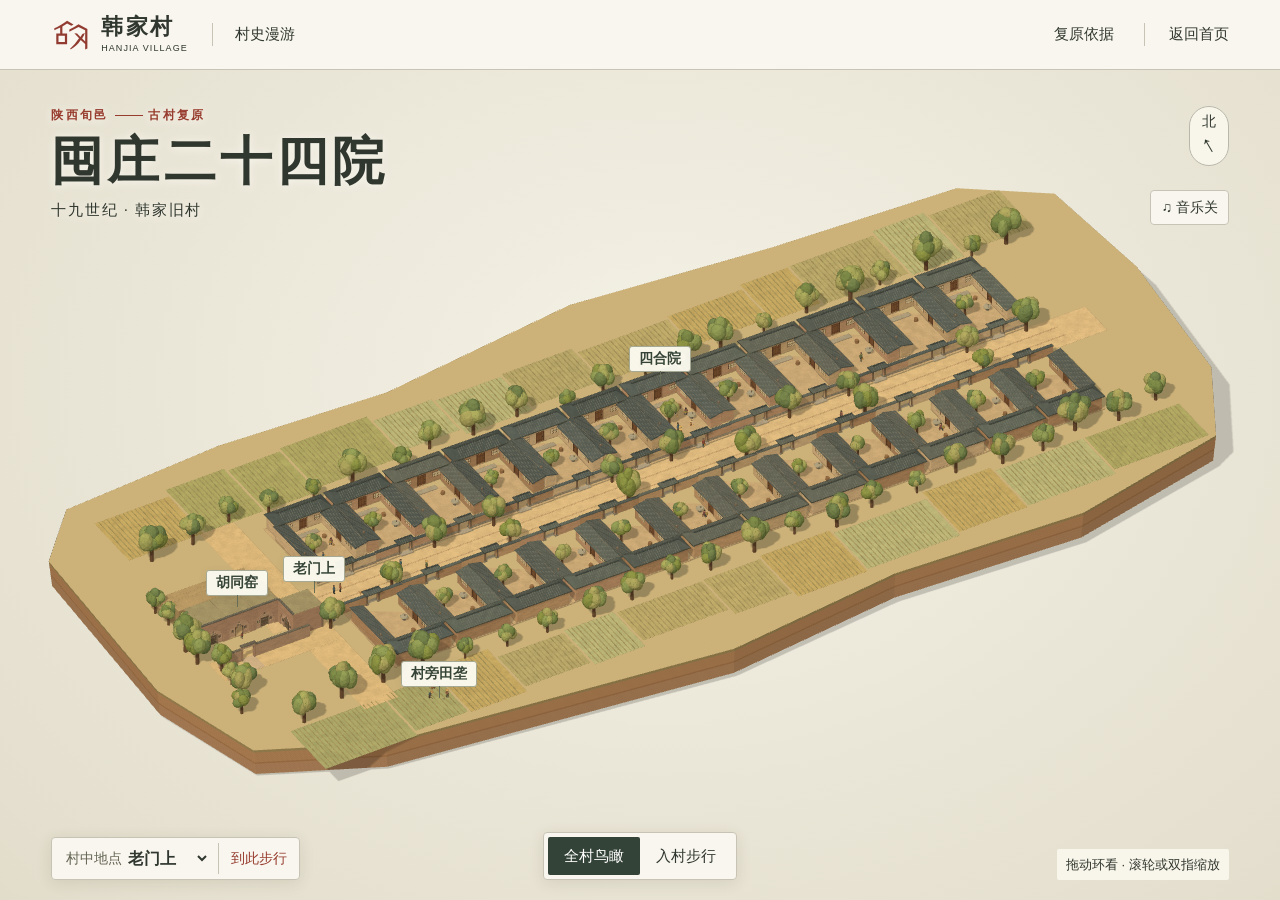
<file: village-walk.html>
<!doctype html>
<html lang="zh-CN">
<head>
  <meta charset="utf-8"><meta name="viewport" content="width=device-width,initial-scale=1,viewport-fit=cover">
  <meta name="theme-color" content="#eeeae0"><title>囤庄二十四院 · 韩家村三维漫游</title>
  <link rel="icon" href="assets/logo.svg"><link rel="stylesheet" href="assets/walk/walk.css?v=family-meal">
</head>
<body>
<header>
  <a class="brand" href="index.html"><img src="assets/logo.svg" width="40" height="40" alt=""><span>韩家村<small>HANJIA VILLAGE</small></span></a>
  <span class="series">村史漫游</span>
  <button id="sources" type="button">复原依据</button>
  <a class="home" href="index.html#walk-entry">返回首页</a>
</header>
<main id="world" data-mode="overview">
  <canvas id="view" tabindex="0" aria-label="韩家旧村三维场景。在鸟瞰中拖动旋转，进入步行后用方向键或 W A S D 移动，拖动环看；Q、E 向左、右转，R、F 抬头、低头。靠近房门可按空格或点击开门按钮。"></canvas>
  <div class="identity"><p>陕西旬邑 <i></i> 古村复原</p><h1>囤庄二十四院</h1><span id="place">十九世纪 · 韩家旧村</span></div>
  <div class="compass" aria-hidden="true"><b>北</b><span id="needle">↑</span></div>
  <button id="music-toggle" type="button" aria-pressed="false" aria-label="背景音乐：院中慢调" title="背景音乐：院中慢调"><span aria-hidden="true">♫</span> <span id="music-state">音乐关</span></button>
  <audio id="walk-music" src="assets/walk/courtyard-theme.wav" preload="none" loop></audio>
  <div id="loading" role="status">正在铺开旧村地形…</div>
  <div class="controls">
    <div class="destinations"><label for="location">村中地点</label>
      <select id="location"><option value="gate">老门上</option><option value="neighbors">村头树下</option><option value="court">四合院</option><option value="meal">正房炕桌</option><option value="cave">胡同窑</option><option value="school">窑校旧址</option><option value="classroom">窑洞课堂</option><option value="field">村旁田垄</option></select>
      <button id="visit">到此步行</button>
    </div>
    <div class="switcher" aria-label="观察方式"><button id="overview" aria-pressed="true">全村鸟瞰</button><button id="walk" aria-pressed="false">入村步行</button></div>
    <p id="hint">拖动环看 · 滚轮或双指缩放</p>
  </div>
  <button type="button" id="door-action" hidden title="点击或按空格开关房门">开门</button>
  <div class="turn-pad" role="group" aria-label="步行转向">
    <button type="button" data-move="q"><span aria-hidden="true">↶</span> 左转</button>
    <button type="button" data-move="e"><span aria-hidden="true">↷</span> 右转</button>
  </div>
  <div class="pad" aria-label="步行方向"><button data-move="w" aria-label="前进">▲</button><button data-move="a" aria-label="左移">◀</button><button data-move="s" aria-label="后退">▼</button><button data-move="d" aria-label="右移">▶</button></div>
  <noscript><p class="no-js">三维漫游需要开启 JavaScript。<a href="village-history.html">阅读村史精选</a></p></noscript>
</main>
<dialog id="notes"><button id="close" aria-label="关闭复原依据">×</button><p class="kicker">《韩家村史》 · 村貌与教育</p><h2>这座旧村从何而来</h2>
  <dl><dt>一街，二十四院</dt><dd>依书中表 1、图 5，将二十四院分列在一条街道两侧，每侧十二院，西端为老门上。作者说明，早期院落与住户图结合了村中传说和推断。</dd>
  <dt>老门以西的窑院</dt><dd>书中记述，1854 至 1880 年间，住户向老门以西扩展，沿车路掘窑。场景在西侧选绘一段胡同，以土崖、拱券和窑室表现这种住居。</dd>
  <dt>地势与尺度</dt><dd>韩家村地势东北高、西南低。模型保留这一走势。院落尺度、屋面做法、胡同深度、树木和田块均为示意补绘；书中的布局图用于说明空间关系。</dd>
  <dt>正房与厦屋</dt><dd>村史收录的房产记录中有“厦房”。漫游中，正房居院后，两侧厦屋的单坡屋顶向院内落水；正房设土炕和矮桌，一侧厦屋设锅灶。家具摆放与家人围桌吃饭的动作按北方院落生活作示意复原。</dd>
  <dt>窑洞课堂</dt><dd>《韩家村史》收有窑洞小学旧址影像，也记下学生在院里早读的情景。旧址照片中可见三孔相连的窑面、转角处另一孔窑面、门侧小窗及院门。漫游据照片重绘这些外观。书中未给出测绘尺寸或室内照片，院落尺度、朝向、黑板、长条凳与人物活动为示意。<figure><img src="assets/photos/cave-school.webp" width="520" style="max-width:100%;height:auto" alt="村史所载韩家小学旧址影像"><figcaption>《韩家村史》所载窑洞小学旧址</figcaption></figure></dd>
  <dt>村里的日常</dt><dd>田间锄地、院中择菜、筛粮、洒扫、提篮出门、街坊串门和村头妇女围坐交谈是对旧村日常生活的情景演绎。四合院里有鸡啄食，老门旁有狗沿街走动，田边有黄牛吃草。</dd></dl>
</dialog>
<script type="module" src="assets/walk/walk.js?v=school-photo"></script>
<script>if(location.protocol==='file:')document.querySelector('#loading').textContent='请通过本地预览服务器或 GitHub Pages 打开三维漫游。';</script>
</body></html>
</file>
<file: style.css>
:root{--red:#a33328;--ink:#292d28;--muted:#72746a;--paper:#faf8f2;--line:#deded2;--serif:'Songti SC','STSong','SimSun',serif;--sans:'PingFang SC','Microsoft YaHei',sans-serif}*{box-sizing:border-box}html{scroll-behavior:smooth;scroll-padding-top:90px}body{margin:0;background:var(--paper);color:var(--ink);font:16px/1.85 var(--sans)}a{color:inherit;text-decoration:none}button{font:inherit;cursor:pointer}button,a{-webkit-tap-highlight-color:transparent}button:focus-visible,a:focus-visible{outline:3px solid #c59853;outline-offset:5px}img{display:block;max-width:100%}h1,h2,h3,p{margin:0}h1,h2,h3{font-family:var(--serif);font-weight:600}h2{font-size:clamp(32px,3.3vw,48px);line-height:1.55;letter-spacing:.05em}h3{font-size:23px;line-height:1.5}.red{color:var(--red)}.section{padding:100px max(6vw,24px)}.eyebrow{font-size:13px;letter-spacing:.16em;color:var(--red);margin-bottom:24px;font-weight:600}.light{color:#f6e9cc}.lead{font-family:var(--serif);font-size:25px;line-height:1.8}.source-note{font-size:13px!important;line-height:1.8;color:var(--muted)}.button{display:inline-flex;align-items:center;justify-content:center;padding:13px 28px;font-size:15px;border:1px solid transparent;transition:background .2s,color .2s}.cream{background:#f5efdf;color:#393d32}.cream:hover{background:#fff}.red-button{background:var(--red);color:white}.red-button:hover{background:#84271f}.outline{border-color:var(--ink);background:transparent}.outline:hover{background:var(--ink);color:white}.text-link{display:inline-block;border-bottom:1px solid var(--red);padding-bottom:5px;color:var(--red);font-size:15px}.skip{position:fixed;top:-100px;z-index:20;background:white;padding:12px}.skip:focus{top:0}.header{height:92px;padding:0 6vw;display:flex;align-items:center;justify-content:space-between;background:var(--paper);position:sticky;top:0;z-index:10;border-bottom:1px solid #e5e2d9}.brand{display:flex;align-items:center;gap:13px}.brand>span{font:600 27px/1.2 var(--serif);letter-spacing:.12em}.brand small{display:block;font:10px/1.5 var(--sans);letter-spacing:.15em;margin-top:7px}.header nav{display:flex;align-items:center;gap:34px;font-size:14px}.header nav a{position:relative}.header nav a:hover,.header nav a.current{color:var(--red)}.nav-book{border:1px solid #b6b1a1;padding:8px 18px}.menu-toggle{display:none}.hero{position:relative;min-height:680px;height:calc(100svh - 92px);max-height:880px;isolation:isolate;background:#283b4d;color:white;overflow:hidden}.hero-image{position:absolute;width:100%;height:100%;object-fit:cover;object-position:center 55%;z-index:-3}.hero-shade{position:absolute;inset:0;background:linear-gradient(90deg,rgba(14,28,32,.78),rgba(16,31,34,.30) 48%,rgba(12,29,37,.04)),linear-gradient(0deg,rgba(20,26,24,.55),transparent 40%);z-index:-2}.hero-content{padding:80px 8vw 130px;position:relative}.hero h1{font-size:clamp(58px,6.6vw,94px);line-height:1.26;font-weight:500;letter-spacing:.14em;text-shadow:0 2px 25px #0002}.hero h1 span{color:#efd5a9}.hero-description{font-size:17px;letter-spacing:.12em;margin:23px 0 30px;line-height:2}.hero-bottom{position:absolute;bottom:0;left:6vw;right:6vw;border-top:1px solid #ffffff4d;display:flex;justify-content:space-between;align-items:center;padding:23px 0;font-size:13px;letter-spacing:.08em}.hero-bottom>span:nth-child(2){font-size:11px;letter-spacing:.17em}.vertical-note{position:absolute;right:4vw;top:28%;writing-mode:vertical-rl;letter-spacing:.5em;font-family:var(--serif);font-size:15px}.intro{display:grid;grid-template-columns:1fr 1fr;gap:50px 100px}.intro-heading{position:relative}.intro-copy{padding:10px 0}.intro-copy>p{margin-bottom:20px}.intro-copy>p:not(.lead){color:#65695f}.intro-stats{grid-column:1/-1;display:grid;grid-template-columns:repeat(3,1fr);border-top:1px solid var(--line);padding-top:35px}.intro-stats>div{padding-left:35px;border-left:1px solid var(--line)}.intro-stats>div:first-child{padding-left:0;border:0}.intro-stats strong{font:44px/1.2 var(--serif);color:var(--red);display:block;margin-bottom:12px}.intro-stats strong small{font-size:16px;margin-left:8px}.intro-stats span{color:var(--muted);font-size:14px}.landscape{height:440px;position:relative;overflow:hidden;background:#444}.landscape>img{width:100%;height:100%;object-fit:cover}.landscape:after{content:'';position:absolute;inset:0;background:#15251d5c}.landscape>div{position:absolute;inset:0;display:flex;justify-content:center;align-items:center;flex-direction:column;z-index:1;color:white;text-align:center}.landscape h2{font-size:36px;font-weight:500}.landscape>div>p:last-child{margin-top:26px;font-size:12px;color:#eee8d7}.section-heading{display:flex;align-items:flex-end;justify-content:space-between;gap:40px;margin-bottom:48px}.section-heading>p{font-size:15px;color:var(--muted);line-height:2}.timeline{display:grid;grid-template-columns:repeat(4,1fr);margin:20px 0 30px}.timeline article{padding:28px 26px 0 0;border-top:1px solid #c7c6b7;position:relative}.timeline article:before{content:'';width:7px;height:7px;border:3px solid var(--paper);background:var(--red);position:absolute;top:-7px;left:0;border-radius:50%;box-sizing:content-box}.time{font:25px var(--serif);color:var(--red)}.timeline h3{font-size:21px;margin:18px 0 13px}.timeline p{font-size:15px;color:#65695f}.timeline small{font-size:12px;color:var(--muted);display:block;margin-top:18px}.culture{background:#eeeee5;display:grid;grid-template-columns:1.1fr 1fr;gap:8vw;align-items:center}.school-image{position:relative;padding:18px 18px 0 0}.school-image:before{content:'';position:absolute;top:0;right:0;left:26px;bottom:60px;border:1px solid #b8b8a7}.school-image img{position:relative;width:100%;max-height:620px;object-fit:cover}.school-image>span{display:block;text-align:right;font-size:12px;margin-top:12px;color:var(--muted)}.school-copy .lead{margin:25px 0 20px;color:#65624f}.school-copy>p:not(.eyebrow):not(.lead){margin-bottom:20px;color:#696d63}.school-copy>.text-link{margin-top:10px}.custom-grid{display:grid;grid-template-columns:repeat(3,1fr);gap:55px}.custom-symbol{display:block;color:var(--red);font:40px/1.5 var(--serif);margin-bottom:22px}.custom-grid article{border-top:1px solid var(--line);padding-top:20px}.custom-grid h3{margin-bottom:15px}.custom-grid p{font-size:15px;color:#696d63}.customs>.source-note{margin-top:26px}.gallery{padding-top:90px;background:#f0eee7}.filters{display:flex;gap:12px;border-bottom:1px solid #d6d4c9;margin-bottom:32px;padding-bottom:20px;flex-wrap:wrap}.filters button{border:0;background:transparent;font-size:14px;padding:8px 21px;color:#696d63}.filters button.active{background:var(--red);color:white}.photo-grid{display:grid;grid-template-columns:repeat(3,1fr);gap:25px}.photo-card{border:0;background:transparent;padding:0;color:inherit;text-align:left;width:100%}.photo-card .photo-wrap{overflow:hidden;background:#ddd;display:block;position:relative}.photo-card img{width:100%;aspect-ratio:1.5;object-fit:cover;transition:transform .45s}.photo-card:hover img{transform:scale(1.035)}.photo-card .zoom-hint{position:absolute;right:14px;bottom:14px;background:#faf8f2eb;border-radius:50%;width:31px;height:31px;text-align:center;line-height:31px;font-size:20px}.photo-title{display:block;font:19px/1.4 var(--serif);margin:13px 0 6px}.photo-category{font-size:12px;color:var(--muted)}.gallery-note{text-align:center;color:var(--muted);font-size:12px;margin-top:30px}.more-photos{display:flex;margin:25px auto 0}
.reading {
  display: grid;
  grid-template-columns: 1fr 1fr;
  align-items: center;
  gap: 8vw;
  color: #392c26;
  background-color: #f6ead6;
  background-image:
    repeating-linear-gradient(7deg, transparent 0 4px, #a47b4d06 4px 5px),
    radial-gradient(ellipse at 74% 40%, #fff9ef 4%, transparent 68%),
    linear-gradient(115deg, #ead3ae, #f6ead6 53%, #f3e2ca);
  border-block: 1px solid #d9c4a5;
}
.reading .eyebrow { color: #914339; }
.reading h2 { font-size: 39px; }
.reading > div > p:not(.eyebrow) { color: #58483c; margin: 25px 0; }
.reading .reading-credit { font-size: 13px; }
.reading .red-button { background: #983d31; color: #fffaf2; }
.reading .red-button:hover { background: #7d3026; }
.book-art { display: flex; justify-content: center; align-items: center; position: relative; isolation: isolate; }
.book-art::before {
  content: "";
  position: absolute;
  z-index: -1;
  width: min(92%, 410px);
  aspect-ratio: 1;
  border-radius: 50%;
  border: 1px solid #ad804333;
  outline: 1px solid #b5834730;
  outline-offset: 6px;
  background: linear-gradient(135deg, #fff6e4b8, #d9b78663);
}
.book-photo { width: min(100%, 320px); height: auto; object-fit: contain; filter: drop-shadow(7px 14px 10px #5941272c); }
.visit{display:grid;grid-template-columns:1fr 1fr;gap:80px}.visit p{color:var(--muted);margin-top:18px}.visit>div:last-child{border-left:1px solid var(--line);padding-left:50px}.visit small{display:block;color:var(--muted);font-size:12px;margin-top:16px}.visit .text-link{margin-top:20px}footer{background:#eae9e1;padding:46px 6vw;display:flex;justify-content:space-between;align-items:center;gap:35px}footer p{font-size:13px;color:#76796e}footer>div{display:flex;flex-direction:column;gap:5px;font-size:13px}footer>div>small{color:var(--muted);font-size:11px;margin-top:10px}dialog{padding:55px 25px 20px;border:none;background:#f7f5ed;max-width:min(95vw,1100px);max-height:94svh;color:var(--ink)}dialog::backdrop{background:#0c1714e8}dialog>img{max-height:68svh;max-width:100%;margin:auto;object-fit:contain}dialog>p{font-family:var(--serif);text-align:center;margin-top:15px}.close-dialog{position:absolute;right:12px;top:5px;border:0;background:none;font-size:32px;width:42px;height:42px}.lightbox-controls{display:flex;justify-content:center;align-items:center;gap:25px;margin-top:10px}.lightbox-controls button{border:1px solid #c8c6ba;background:none;padding:4px 18px;font-size:14px}.lightbox-controls>span{font-size:13px}.article-page{max-width:950px;margin:auto;padding:70px 25px}.article-page h1{font-size:45px;margin-bottom:25px}.article-page h2{font-size:29px;margin-top:45px;margin-bottom:18px}.article-page p{margin-bottom:20px}.article-page .article-meta{border-bottom:1px solid var(--line);padding-bottom:25px;color:var(--muted);font-size:14px}.article-page details{padding:20px 0;border-bottom:1px solid var(--line)}.article-page summary{font:23px var(--serif);cursor:pointer;color:var(--red)}.article-page details p{margin-top:18px}.article-page table{border-collapse:collapse;width:100%;font-size:14px}.article-page th,.article-page td{padding:12px;border:1px solid var(--line);text-align:left}.article-page figure{margin:35px 0}.article-page figure img{max-height:460px;margin:auto}.article-page figcaption{font-size:13px;color:var(--muted);text-align:center;margin-top:10px}[hidden]{display:none!important}
@media(min-width:1600px){.section{padding-left:calc((100vw - 1400px)/2);padding-right:calc((100vw - 1400px)/2)}}
@media(max-width:1000px){.header nav{gap:18px}.section{padding-top:75px;padding-bottom:75px}.intro{gap:40px}.timeline{grid-template-columns:repeat(2,1fr);gap:35px}.culture{gap:40px}.reading h2{font-size:32px}.custom-grid{gap:30px}.photo-grid{gap:20px}.hero{min-height:650px}.hero-content{padding-top:90px}}
@media(max-width:700px){html{scroll-padding-top:74px}.header{height:74px;padding:0 22px}.brand>span{font-size:24px}.brand img{width:38px;height:38px}.brand small{font-size:9px}.menu-toggle{display:flex;align-items:center;gap:10px;border:0;background:none;font-size:14px;padding:10px}.menu-toggle span{font-size:21px}.header nav{display:none;position:absolute;left:0;right:0;top:74px;background:var(--paper);padding:20px 25px;box-shadow:0 12px 18px #0001;flex-direction:column;align-items:stretch;gap:0}.header nav.open{display:flex}.header nav a{padding:13px}.nav-book{margin-top:12px;text-align:center}.hero{height:calc(100svh - 74px);min-height:640px;max-height:820px}.hero-image{object-position:60% center}.hero-shade{background:linear-gradient(90deg,#142b36ba,#172b3445),linear-gradient(0deg,#13262190,transparent 45%)}.hero-content{padding:80px 30px 110px}.hero h1{font-size:clamp(42px,14vw,60px)}.hero-description{font-size:15px}.hero .eyebrow{font-size:12px}.hero-bottom{left:25px;right:25px;font-size:11px;gap:20px}.hero-bottom>span:nth-child(2){display:none}.vertical-note{right:18px;font-size:12px;top:22%}.section{padding:65px 25px}.eyebrow{font-size:11px;margin-bottom:19px}.intro{grid-template-columns:1fr;gap:30px}.intro-heading h2 br{display:none}.intro-heading h2{max-width:85%}.intro-copy{padding:0}.intro-copy .lead{font-size:23px}.intro-stats{gap:10px;padding-top:25px}.intro-stats>div{padding-left:12px}.intro-stats strong{font-size:29px}.intro-stats strong small{font-size:12px;margin-left:3px}.intro-stats span{font-size:11px;line-height:1.5;display:block}.landscape{height:330px}.landscape h2{font-size:27px}.section-heading{display:block;margin-bottom:30px}.section-heading>p{margin-top:20px;font-size:14px}.timeline{gap:30px 16px}.timeline article{padding-right:0}.timeline p{font-size:14px}.timeline h3{font-size:19px}.timeline small{font-size:11px}.culture{grid-template-columns:1fr;gap:40px}.school-image{max-width:460px;margin:auto}.school-copy h2 br{display:none}.school-copy .lead{font-size:23px}.custom-grid{grid-template-columns:1fr;gap:28px}.custom-grid article{position:relative;padding-left:65px}.custom-symbol{position:absolute;left:0;top:16px;font-size:35px}.custom-grid h3{font-size:22px}.photo-grid{grid-template-columns:repeat(2,1fr);gap:24px 14px}.photo-title{font-size:16px}.photo-category{font-size:11px}.photo-card img{aspect-ratio:1.25}.filters{gap:4px}.filters button{font-size:13px;padding:7px 10px}.reading{grid-template-columns:1fr;gap:55px}.book-photo{width:min(78%,245px)}.reading h2{font-size:31px}.visit{grid-template-columns:1fr;gap:25px}.visit>div:last-child{border-left:0;border-top:1px solid var(--line);padding:20px 0 0}.visit h2{font-size:29px}footer{align-items:flex-start;flex-direction:column;padding:38px 25px;gap:25px}dialog{padding:50px 12px 18px;width:95vw}dialog>img{max-height:60svh}.article-page{padding-top:45px}.article-page h1{font-size:34px}.article-page table{font-size:12px}.article-page td,.article-page th{padding:8px}}
@media(prefers-reduced-motion:reduce){html{scroll-behavior:auto}*,*:before,*:after{animation:none!important;transition:none!important}}

.gate { background: #f3efe5; }
.gate-story { display: grid; grid-template-columns: minmax(0, 1.3fr) minmax(0, 1fr); gap: clamp(24px, 5vw, 80px); align-items: start; margin-top: 30px; }
.gate-story p + p { margin-top: 14px; }
.gate-photos { display: grid; gap: 20px; }
.gate-story figure { margin: 0; }
.gate-story figure img { width: 100%; height: auto; }
.gate-story figcaption { padding-top: 8px; color: #63655c; font-size: 13px; }
.gate-verse { margin: 24px 0; border-left: 3px solid var(--red); padding: 5px 0 5px clamp(12px, 2vw, 28px); font: 600 clamp(17px, 1.55vw, 25px)/1.8 var(--serif); }
.gate-verse small { margin-right: 12px; font: 12px var(--sans); color: var(--red); }
.gate-verse span { display: inline-block; }
.gate-verse span + span { margin-left: .5em; }
.gate-note { margin-top: 20px; font-size: 14px; }
.gate-note summary { cursor: pointer; color: var(--red); }
.gate-note p { margin-top: 8px; }
.gate-press { margin-top: 40px; border-top: 1px solid #c8c4b8; padding-top: 24px; }
.gate-press ul { margin: 16px 0; padding: 0; list-style: none; display: grid; grid-template-columns: 1fr 1fr; gap: 22px 5vw; }
.gate-press small { display: block; color: #65675c; }
.gate-press li a { font: 600 18px/1.65 var(--serif); }
.gate-press a:hover { color: var(--red); text-decoration: underline; }
@media (max-width: 800px) {
  .gate-story, .gate-press ul { grid-template-columns: 1fr; }
  .gate-story figure { max-width: 560px; }
}

.walk-entry{border-color:#fff9;color:white;background:#27362e66;margin:6px 0 0 5px}.walk-entry:hover{background:#27362ed9}

.village-mascot { width: 158px; margin: 20px 0 0; text-align: center; }
.village-mascot img { width: 100%; height: auto; }
.village-mascot figcaption { margin-top: 5px; color: #794b3c; font-size: 13px; }
@media (max-width: 700px) {
  .intro-heading { display: grid; grid-template-columns: 1fr minmax(84px, 30%); column-gap: 10px; align-items: center; }
  .intro-heading .eyebrow { grid-column: 1 / -1; }
  .intro-heading h2 { max-width: none; }
  .intro-heading h2 br { display: initial; }
  .village-mascot { width: 100%; margin: 0; }
  .village-mascot figcaption { font-size: 12px; }
}

.header .brand .mascot-face { width: 48px; height: 48px; object-fit: contain; }
@media (max-width: 900px) {
  .header .brand .mascot-face { width: 34px; height: 34px; }
}
@media (min-width: 701px) and (max-width: 860px) {
  .header { padding-inline: 20px; }
  .header .brand, .header nav { gap: 10px; }
}

.elder-link { display:flex; align-items:center; gap:14px; padding:12px 4px; border-bottom:1px solid var(--line); }
.elder-link img { width:52px; height:60px; object-fit:cover; object-position:50% 25%; border-radius:3px; }
.elder-link strong { display:block; font:600 20px/1.5 var(--serif); }
.elder-link small { color:#59594e; font-size:14px; }
.elder-link::after { content:"→"; margin-left:auto; color:var(--red); }
.elder-link:hover strong { color:var(--red); }
.elder-page { max-width:800px; }
.elder-page figure img { display:block; width:auto; height:auto; max-width:100%; }
.elder-page .elder-note { border-left:2px solid #af9b7f; padding-left:12px; color:#5c594d; font-size:14px; }
.elder-page .button { margin-top:20px; }

.hero-book {
  position:absolute;
  right:8vw;
  bottom:102px;
  display:flex;
  align-items:center;
  gap:14px;
  padding:12px 20px 12px 13px;
  border:1px solid #e1d2b9;
  border-radius:4px;
  background:#fcf4e5;
  color:#412e25;
  box-shadow:0 5px 18px #18202233;
  font:600 20px/1.5 var(--serif);
}
.hero-book img { width:54px; height:auto; }
.hero-book small { display:block; color:var(--red); font:13px/1.7 var(--sans); }
.hero-book:hover small { text-decoration:underline; }
.article-book { float:right; width:clamp(78px,16vw,140px); height:auto; margin:0 0 15px 20px; }
.article-page h2 { clear:both; }
@media(max-width:700px){
  .hero-book { left:30px; right:auto; bottom:85px; padding:7px 14px 7px 8px; gap:8px; font-size:16px; }
  .hero-book img { width:37px; }
}
</file>
<file: assets/walk/walk.css>
:root{color-scheme:light;--paper:#f8f6ef;--ink:#30372e;--rust:#973c2e;--rule:#c8c4b5;--song:"Songti SC","STSong","SimSun",serif}
*{box-sizing:border-box}body{margin:0;background:var(--paper);font:15px/1.5 "PingFang SC","Microsoft YaHei",sans-serif;color:var(--ink)}
button,select,a{font:inherit;color:inherit}button,select{cursor:pointer}a{text-decoration:none}button{background:transparent;border:0}button:focus-visible,select:focus-visible,a:focus-visible,canvas:focus-visible{outline:2px solid var(--rust);outline-offset:-2px}
header{height:70px;padding:0 clamp(18px,4vw,70px);display:flex;align-items:center;gap:24px;border-bottom:1px solid var(--rule)}.brand{display:flex;align-items:center;gap:10px}.brand span{font:600 22px/1.1 var(--song);letter-spacing:.12em}.brand small{display:block;font:9px/1.3 sans-serif;letter-spacing:.12em;margin-top:4px}.series{padding-left:22px;border-left:1px solid var(--rule);font-family:var(--song)}#sources{margin-left:auto}.home{border-left:1px solid var(--rule);padding-left:24px}
main{position:relative;height:calc(100svh - 70px);min-height:390px;overflow:hidden;isolation:isolate;background:radial-gradient(ellipse at 52% 38%,#f4f1e6,#e2ddcb)}
#view{display:block;width:100%;height:100%;touch-action:none;cursor:grab}#view:active{cursor:grabbing}
.identity,.compass{position:absolute;top:clamp(20px,4vh,55px);pointer-events:none}.identity{left:clamp(20px,4vw,70px);text-shadow:0 1px 8px var(--paper)}.identity p,.kicker{font-size:12px;letter-spacing:.2em;color:var(--rust);font-weight:600;margin:0 0 5px}.identity i{display:inline-block;width:28px;height:1px;vertical-align:middle;background:var(--rust)}h1{font:600 clamp(32px,4.1vw,62px)/1.25 var(--song);letter-spacing:.08em;margin:0}.identity>span{font:15px/2 var(--song);letter-spacing:.12em}.compass{right:4vw;text-align:center;font:14px var(--song);background:#fbf9efda;border:1px solid #b9b7aa;border-radius:30px;width:40px;padding:6px}.compass b{display:block;font-weight:500}.compass span{display:block;font-size:24px;line-height:1.15;transform-origin:50% 55%}
.controls{position:absolute;left:4vw;right:4vw;bottom:max(20px,env(safe-area-inset-bottom));display:grid;grid-template-columns:1fr auto 1fr;align-items:end;gap:16px;pointer-events:none}.controls>*{pointer-events:auto}.destinations,.switcher{display:flex;align-items:center;background:var(--paper);box-shadow:0 3px 15px #40351b1c;border:1px solid var(--rule);border-radius:4px;width:max-content}.destinations{font-size:14px}.destinations label{padding-left:14px;color:#656554}.destinations select{font:600 16px var(--song);padding:9px 2px;border:none;background:transparent}.destinations button{border-left:1px solid var(--rule);margin:5px 0 5px 8px;padding:5px 12px;color:var(--rust)}.switcher{padding:4px}.switcher button{padding:8px 16px;border-radius:2px}.switcher button[aria-pressed=true]{background:#344338;color:#fff}.controls p{font-size:13px;justify-self:end;background:#faf7edeb;padding:6px 9px;border-radius:2px;margin:0}
#world[data-mode=walk] .identity{padding:12px 16px;background:#f8f6efec;border-left:3px solid var(--rust);border-radius:2px}#world[data-mode=walk] h1{font-size:25px}.pad{display:none}.pad button{background:#faf7edef;border:1px solid #8c8a77;padding:0;border-radius:5px;touch-action:none;user-select:none;min-height:38px}.pad button:active{background:#ded9c5}
#notes{background:var(--paper);color:var(--ink);border:1px solid var(--rule);padding:32px;max-width:min(510px,90vw);max-height:85svh;overflow:auto;border-radius:4px}#notes::backdrop{background:#252e2580}#notes h2{font:600 28px var(--song);margin:12px 0 20px}#close{float:right;font-size:25px}dt{font:bold 18px var(--song);margin-top:18px}dt small{color:var(--rust);font:12px sans-serif}dd{margin:8px 0 0;line-height:1.8}#loading,.no-js{position:absolute;top:45%;left:50%;transform:translate(-50%,-50%);background:var(--paper);padding:14px 22px;text-align:center}#loading:empty{display:none}
@media(max-width:1000px){.controls{grid-template-columns:1fr auto;gap:8px}.controls p{grid-column:1/-1;justify-self:center;grid-row:1}.destinations,.switcher{grid-row:2}}
@media(max-width:650px){header{height:58px;padding:0 15px;gap:12px}header .series{display:none}.home{padding-left:12px}main{height:calc(100svh - 58px)}.controls{display:flex;flex-wrap:wrap;justify-content:center;bottom:max(12px,env(safe-area-inset-bottom));gap:6px}.controls p{width:100%;order:-1;text-align:center;background:transparent;text-shadow:0 0 4px #fff,0 0 8px #fff}.destinations label{display:none}.destinations select{margin-left:8px}.switcher button{padding:7px 9px;font-size:14px}.identity{top:16px}.compass{top:18px}}
@media(pointer:coarse),(max-width:650px){#world[data-mode=walk] .pad{position:absolute;display:grid;grid-template-columns:repeat(3,40px);gap:3px;left:4vw;bottom:90px}.pad button:first-child{grid-column:2}.pad button:nth-child(2){grid-column:1}.pad button{grid-row:2}.pad button:first-child{grid-row:1}}
.pin{position:absolute;left:0;top:0;transform:translate(-50%,-100%);white-space:nowrap;background:#fbfaf0f5;color:#354437;border:1px solid #a6a993;border-radius:3px;padding:3px 9px;font:600 14px var(--song);box-shadow:0 2px 8px #50472b15}.pin::after{content:"";position:absolute;width:1px;height:12px;background:#666e57;top:100%;left:50%}.pin:hover{background:#354437;color:white}.pin[hidden]{display:none}
@media(max-width:650px){.pin{font-size:12px;padding:4px}.pin::after{height:7px}}

#music-toggle { position:absolute; right:4vw; top:calc(clamp(20px,4vh,55px) + 84px); padding:6px 10px; border-radius:4px; border:1px solid var(--rule); background:var(--paper); font-size:14px; }
#music-toggle[aria-pressed="true"] { background:var(--ink); color:var(--paper); }
@media(max-width:650px){ #music-toggle { top:90px; } }

.turn-pad{display:none}
#world[data-mode=walk] .turn-pad{position:absolute;display:flex;gap:6px;right:4vw;bottom:max(98px,calc(env(safe-area-inset-bottom) + 88px))}
.turn-pad button{min-height:44px;padding:5px 11px;display:flex;align-items:center;gap:4px;background:var(--paper);border:1px solid #8c8a77;border-radius:5px;touch-action:none;user-select:none}
.turn-pad span{font-size:22px;line-height:1;color:var(--rust)}
.turn-pad button:active{background:#ded9c5}

#door-action{position:absolute;left:50%;bottom:max(173px,calc(env(safe-area-inset-bottom) + 158px));transform:translateX(-50%);padding:9px 16px;border-radius:4px;background:#763d2d;color:white;border:1px solid #f3dec3;font:600 16px var(--song);box-shadow:0 2px 10px #32241644;}
#door-action[hidden]{display:none}
</file>
